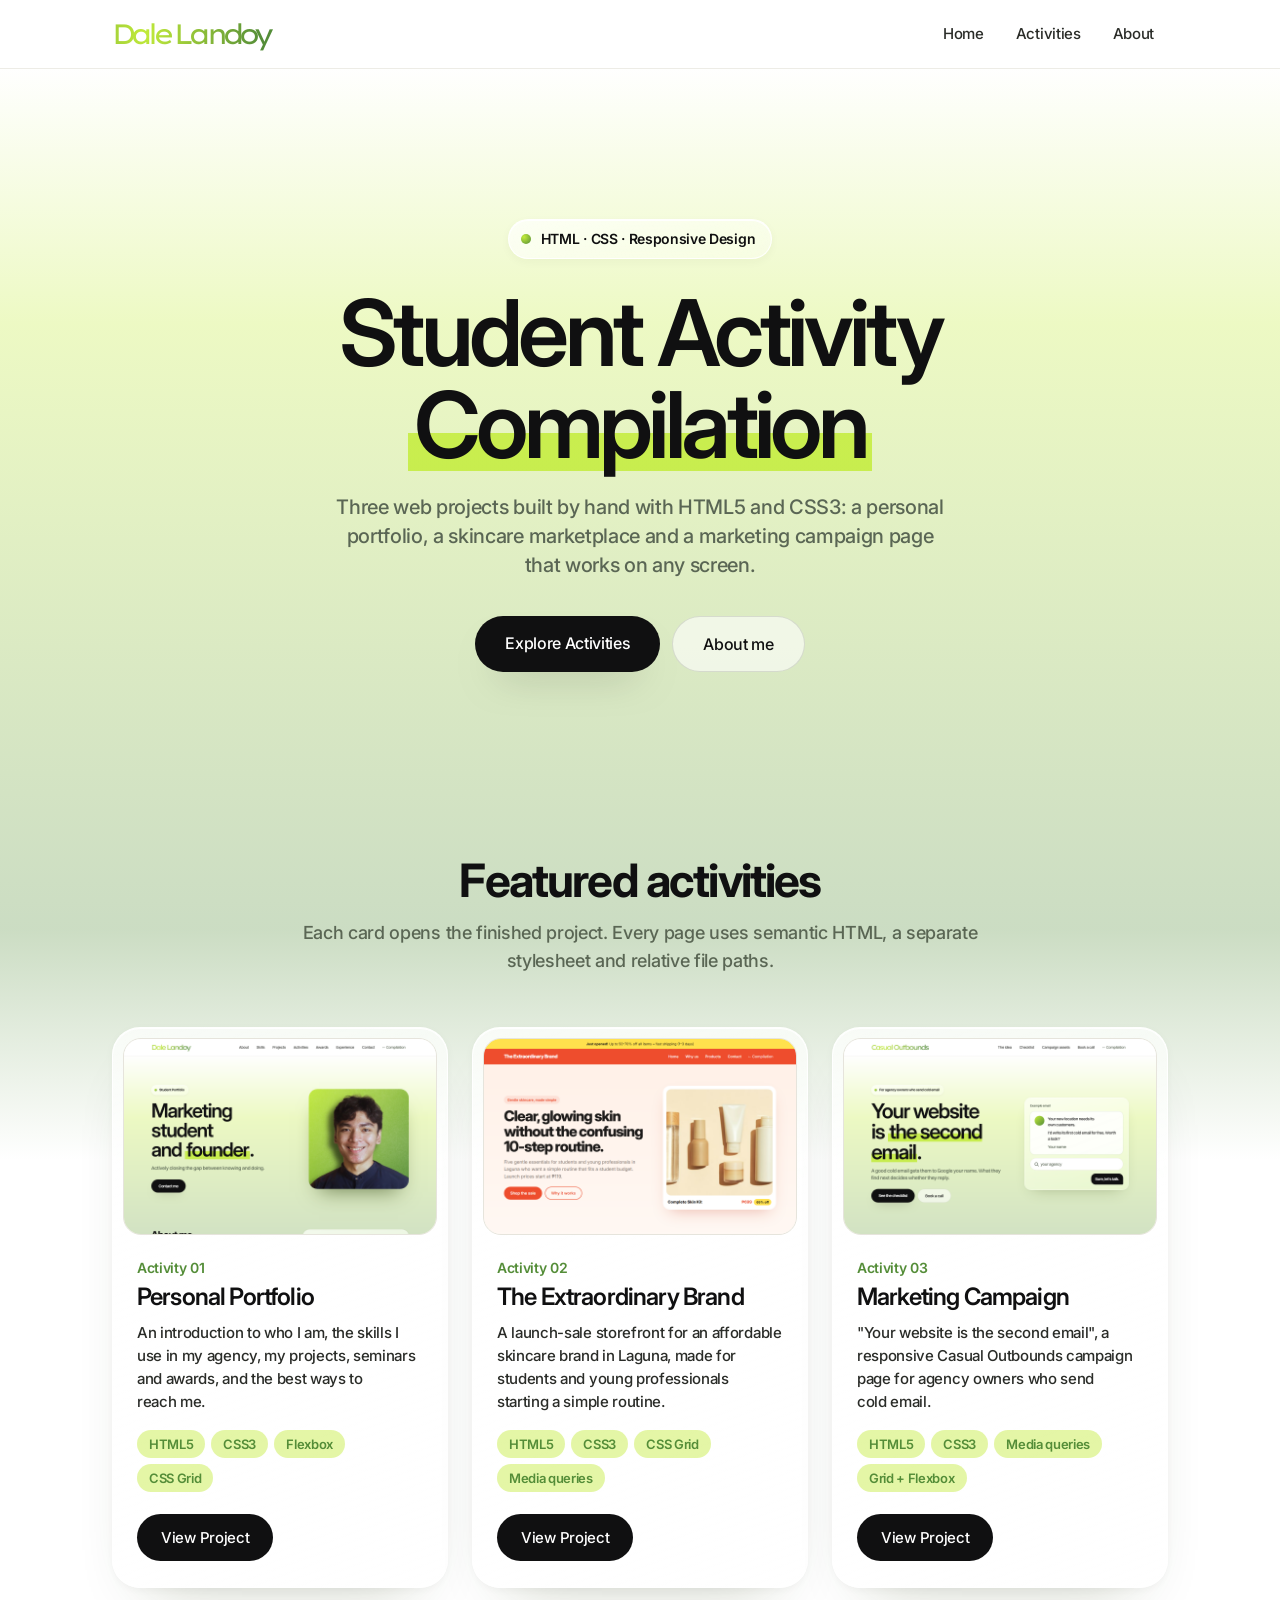
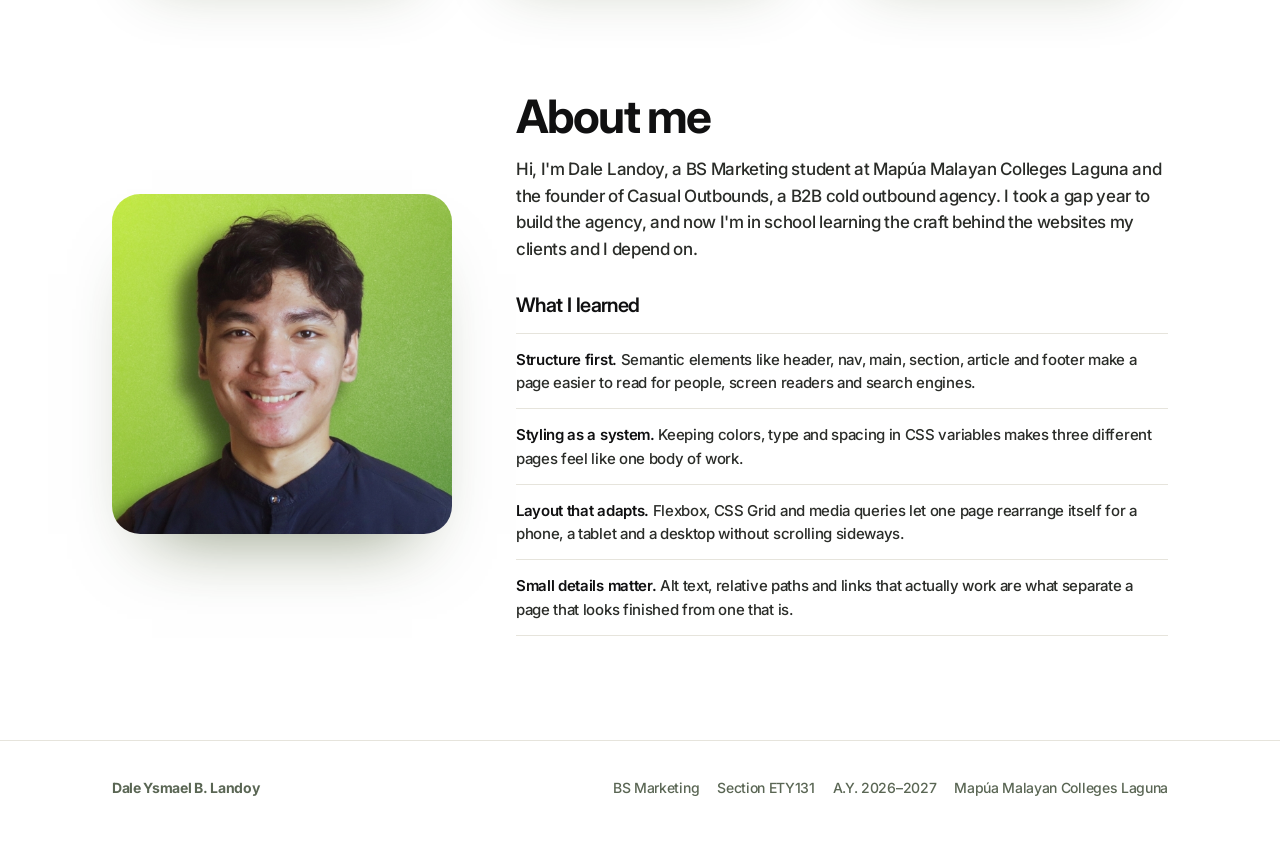
<file: index.html>
<!DOCTYPE html>
<html lang="en">
<head>
  <meta charset="utf-8">
  <meta name="viewport" content="width=device-width, initial-scale=1">
  <title>Student Activity Compilation | Dale Landoy</title>
  <meta name="description" content="A compilation of three web activities by Dale Landoy: a personal portfolio, a marketplace and a responsive marketing campaign.">
  <link rel="preconnect" href="https://fonts.googleapis.com">
  <link rel="preconnect" href="https://fonts.gstatic.com" crossorigin>
  <link href="https://fonts.googleapis.com/css2?family=Inter:opsz,wght@14..32,400..800&amp;family=Lexend+Exa:wght@400&amp;display=swap" rel="stylesheet">
  <link href="https://api.fontshare.com/v2/css?f%5B%5D=switzer@400,500,600&amp;display=swap" rel="stylesheet">
  <link rel="stylesheet" href="css/brand.css">
  <link rel="stylesheet" href="css/style.css">
</head>
<body>

  <header class="site-header">
    <div class="container">
      <a class="wordmark" href="#home">Dale Landoy</a>
      <nav class="site-nav" aria-label="Main">
        <ul>
          <li><a href="#home">Home</a></li>
          <li><a href="#activities">Activities</a></li>
          <li><a href="#about">About</a></li>
        </ul>
      </nav>
    </div>
  </header>

  <main>

    <section class="hero" id="home">
      <div class="container">
        <p class="eyebrow glass rise">HTML · CSS · Responsive Design</p>
        <h1 class="rise rise-2">Student Activity <mark>Compilation</mark></h1>
        <p class="hero-sub rise rise-3">Three web projects built by hand with HTML5 and CSS3: a personal portfolio, a skincare marketplace and a marketing campaign page that works on any screen.</p>
        <div class="hero-actions rise rise-4">
          <a class="btn" href="#activities">Explore Activities</a>
          <a class="btn btn-ghost" href="#about">About me</a>
        </div>
      </div>
    </section>

    <section class="section" id="activities">
      <div class="container">
        <header class="section-head">
          <h2>Featured activities</h2>
          <p>Each card opens the finished project. Every page uses semantic HTML, a separate stylesheet and relative file paths.</p>
        </header>

        <div class="card-grid">

          <article class="project-card glass">
            <a class="project-shot" href="portfolio/index.html" tabindex="-1" aria-hidden="true">
              <img src="images/shot-portfolio.png" alt="" width="1280" height="800" loading="lazy">
            </a>
            <div class="project-body">
              <p class="project-num">Activity 01</p>
              <h3>Personal Portfolio</h3>
              <p>An introduction to who I am, the skills I use in my agency, my projects, seminars and awards, and the best ways to reach me.</p>
              <ul class="tech-list" aria-label="Technologies used">
                <li class="tag">HTML5</li>
                <li class="tag">CSS3</li>
                <li class="tag">Flexbox</li>
                <li class="tag">CSS Grid</li>
              </ul>
              <a class="btn project-link" href="portfolio/index.html">View Project</a>
            </div>
          </article>

          <article class="project-card glass">
            <a class="project-shot" href="marketplace/index.html" tabindex="-1" aria-hidden="true">
              <img src="images/shot-marketplace.png" alt="" width="1280" height="800" loading="lazy">
            </a>
            <div class="project-body">
              <p class="project-num">Activity 02</p>
              <h3>The Extraordinary Brand</h3>
              <p>A launch-sale storefront for an affordable skincare brand in Laguna, made for students and young professionals starting a simple routine.</p>
              <ul class="tech-list" aria-label="Technologies used">
                <li class="tag">HTML5</li>
                <li class="tag">CSS3</li>
                <li class="tag">CSS Grid</li>
                <li class="tag">Media queries</li>
              </ul>
              <a class="btn project-link" href="marketplace/index.html">View Project</a>
            </div>
          </article>

          <article class="project-card glass">
            <a class="project-shot" href="campaign/index.html" tabindex="-1" aria-hidden="true">
              <img src="images/shot-campaign.png" alt="" width="1280" height="800" loading="lazy">
            </a>
            <div class="project-body">
              <p class="project-num">Activity 03</p>
              <h3>Marketing Campaign</h3>
              <p>"Your website is the second email", a responsive Casual Outbounds campaign page for agency owners who send cold email.</p>
              <ul class="tech-list" aria-label="Technologies used">
                <li class="tag">HTML5</li>
                <li class="tag">CSS3</li>
                <li class="tag">Media queries</li>
                <li class="tag">Grid + Flexbox</li>
              </ul>
              <a class="btn project-link" href="campaign/index.html">View Project</a>
            </div>
          </article>

        </div>
      </div>
    </section>

    <section class="section about" id="about">
      <div class="container about-grid">
        <figure class="about-photo">
          <img src="images/profile.jpg" alt="Portrait of Dale Landoy smiling in front of a lime green wall" width="500" height="500" loading="lazy">
        </figure>

        <div class="about-text">
          <h2>About me</h2>
          <p>Hi, I'm Dale Landoy, a BS Marketing student at Mapúa Malayan Colleges Laguna and the founder of Casual Outbounds, a B2B cold outbound agency. I took a gap year to build the agency, and now I'm in school learning the craft behind the websites my clients and I depend on.</p>

          <h3>What I learned</h3>
          <ul class="learned-list">
            <li><strong>Structure first.</strong> Semantic elements like header, nav, main, section, article and footer make a page easier to read for people, screen readers and search engines.</li>
            <li><strong>Styling as a system.</strong> Keeping colors, type and spacing in CSS variables makes three different pages feel like one body of work.</li>
            <li><strong>Layout that adapts.</strong> Flexbox, CSS Grid and media queries let one page rearrange itself for a phone, a tablet and a desktop without scrolling sideways.</li>
            <li><strong>Small details matter.</strong> Alt text, relative paths and links that actually work are what separate a page that looks finished from one that is.</li>
          </ul>
        </div>
      </div>
    </section>

  </main>

  <footer class="site-footer">
    <div class="container">
      <p><strong>Dale Ysmael B. Landoy</strong></p>
      <ul>
        <li>BS Marketing</li>
        <li>Section ETY131</li>
        <li>A.Y. 2026–2027</li>
        <li>Mapúa Malayan Colleges Laguna</li>
      </ul>
    </div>
  </footer>

</body>
</html>
</file>
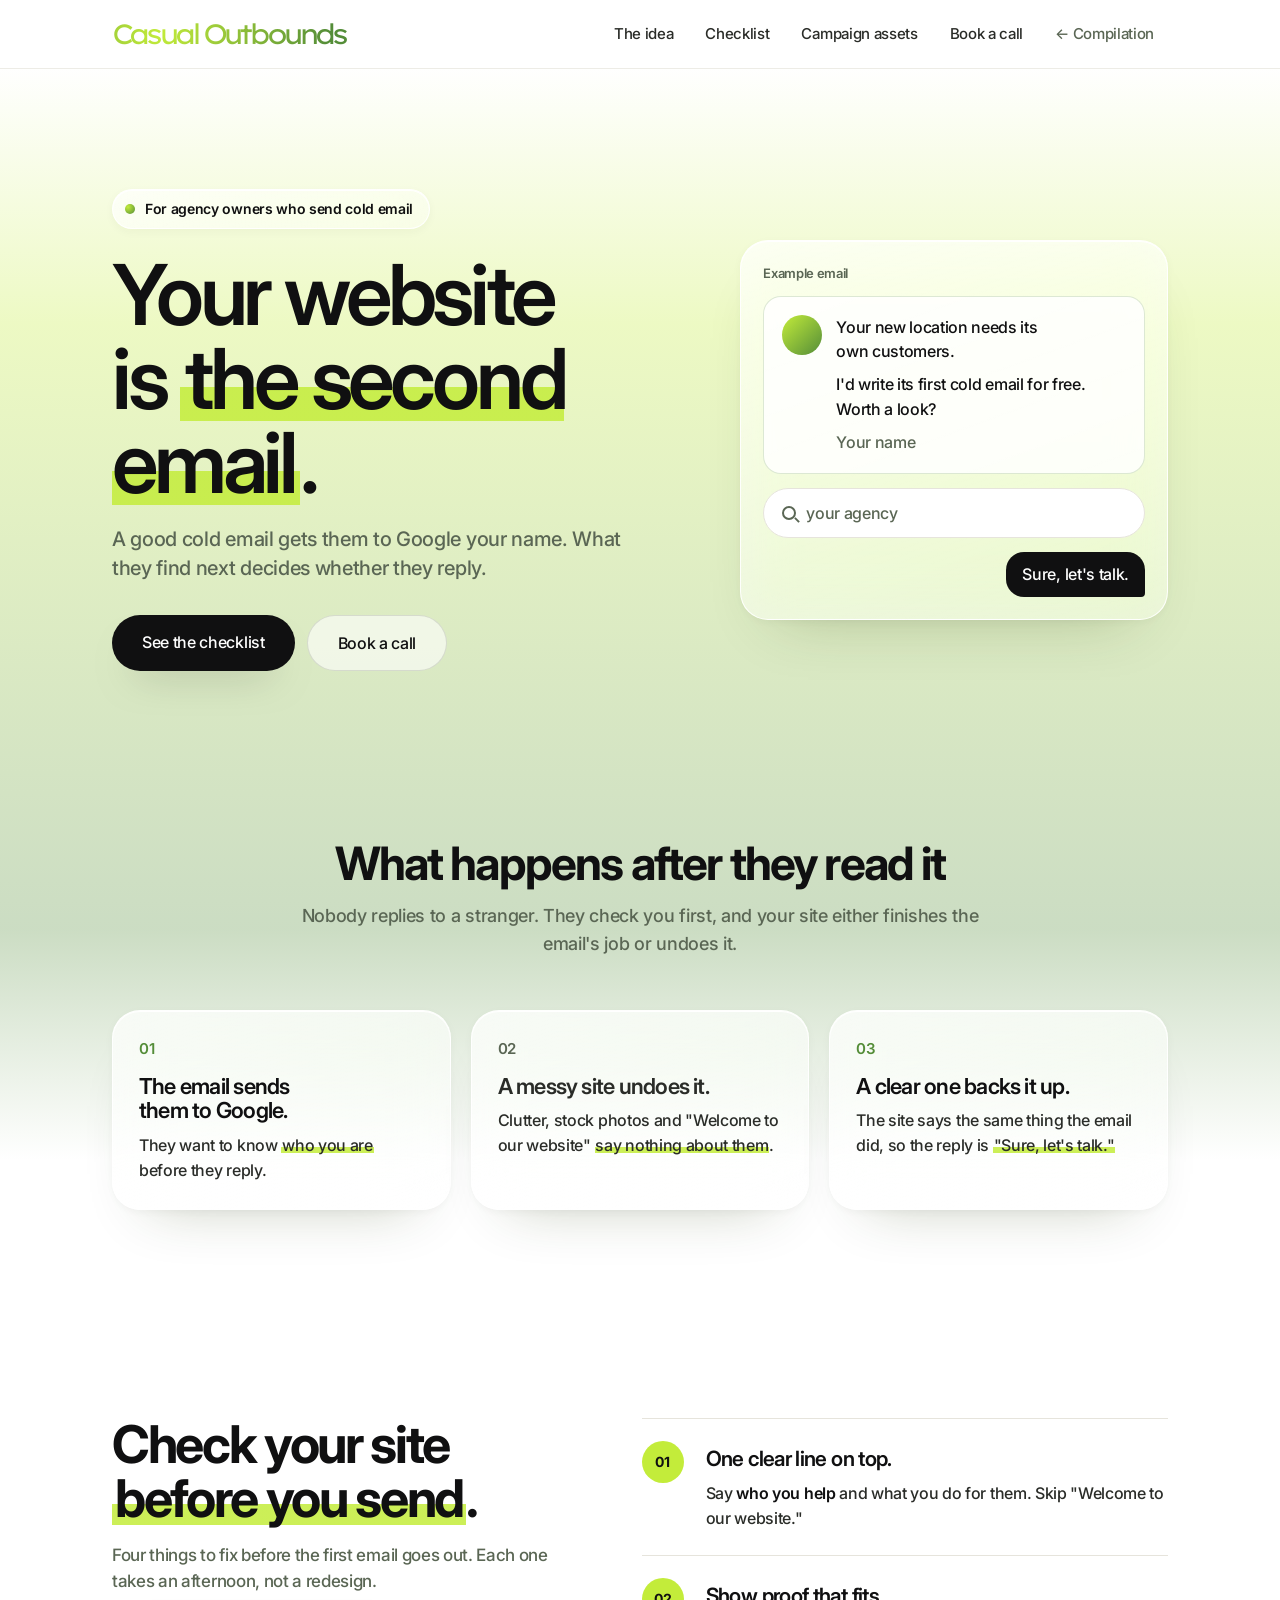
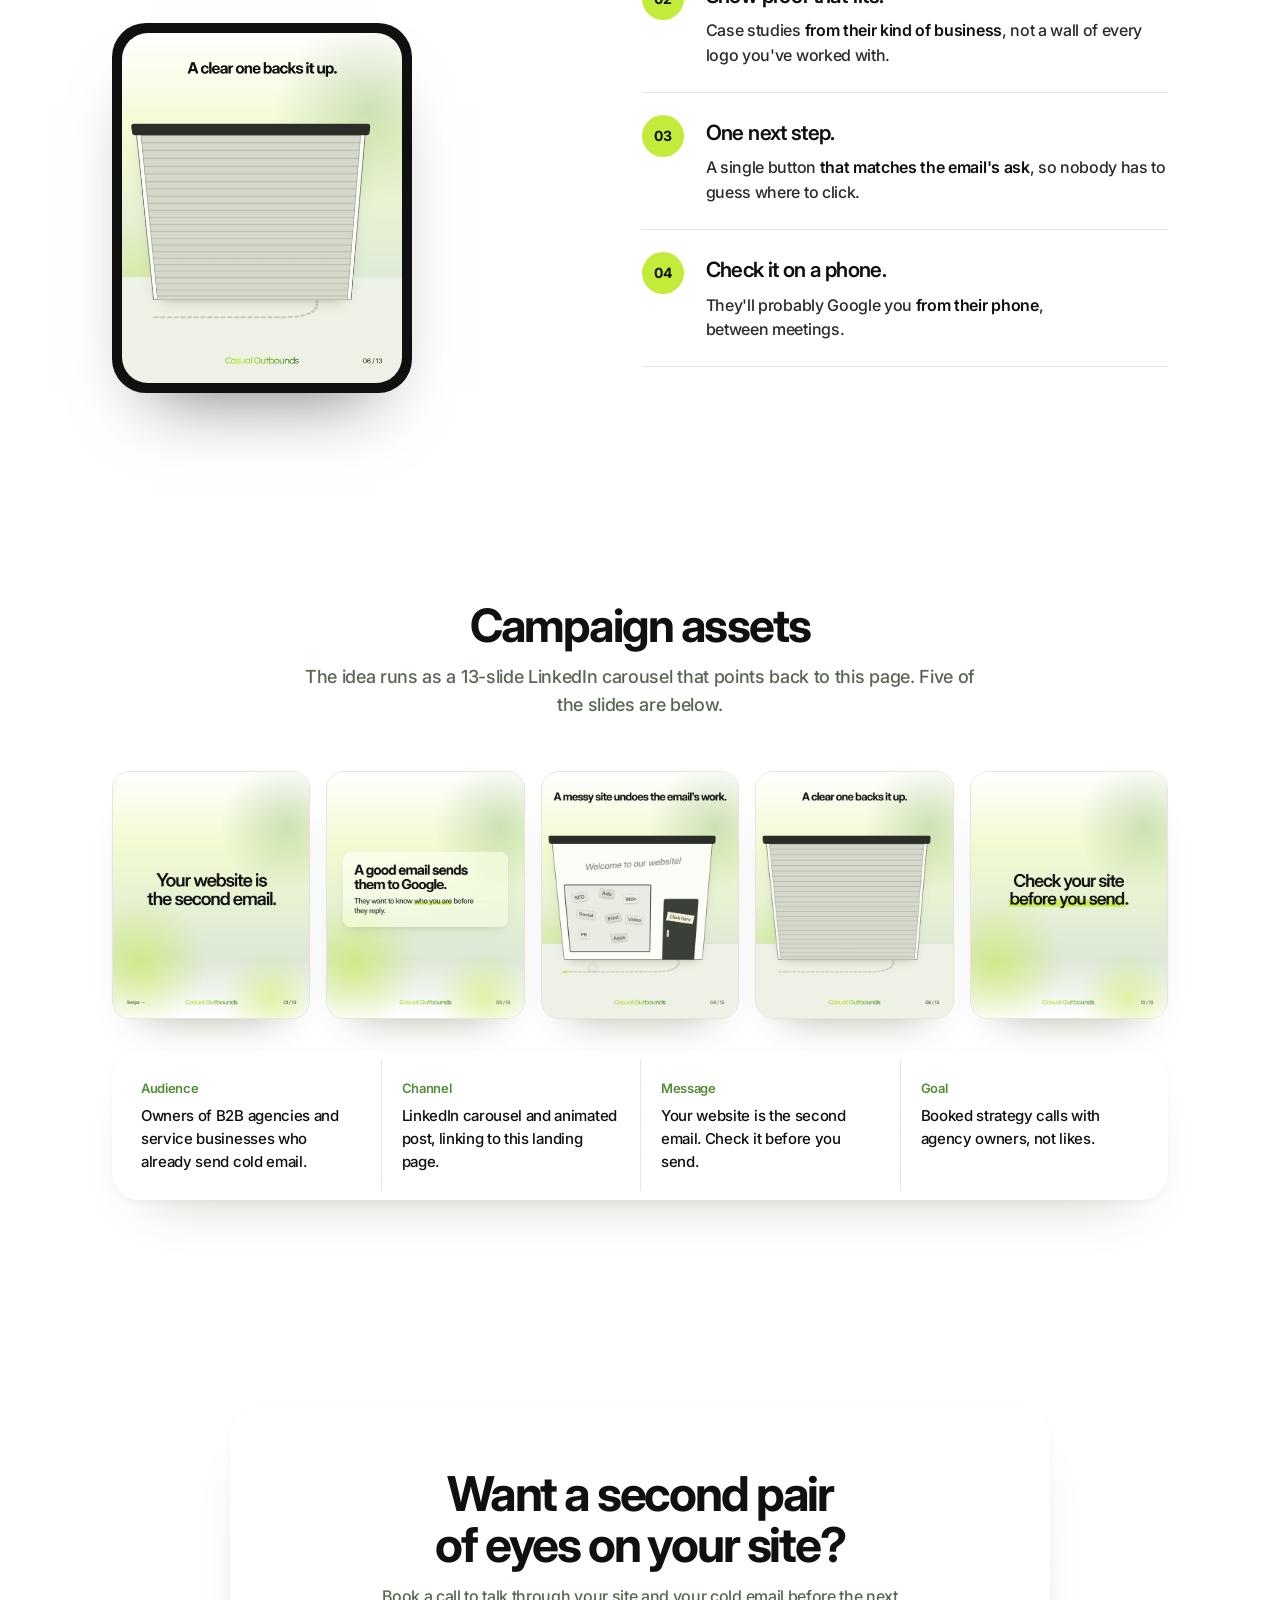
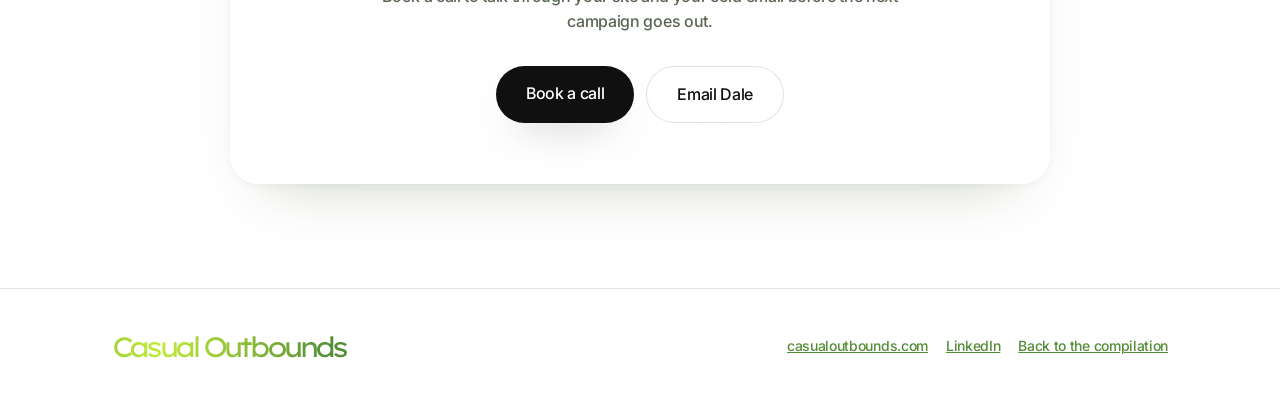
<file: campaign/index.html>
<!DOCTYPE html>
<html lang="en">
<head>
  <meta charset="utf-8">
  <meta name="viewport" content="width=device-width, initial-scale=1">
  <title>Your Website Is the Second Email | Casual Outbounds</title>
  <meta name="description" content="A Casual Outbounds campaign for agency owners who send cold email: your website is the second email, so check it before you send.">
  <link rel="preconnect" href="https://fonts.googleapis.com">
  <link rel="preconnect" href="https://fonts.gstatic.com" crossorigin>
  <link href="https://fonts.googleapis.com/css2?family=Inter:opsz,wght@14..32,400..800&amp;family=Lexend+Exa:wght@400&amp;display=swap" rel="stylesheet">
  <link href="https://api.fontshare.com/v2/css?f%5B%5D=switzer@400,500,600&amp;display=swap" rel="stylesheet">
  <link rel="stylesheet" href="../css/brand.css">
  <link rel="stylesheet" href="css/campaign.css">
</head>
<body>

  <header class="site-header">
    <div class="container">
      <a class="wordmark" href="#top">Casual Outbounds</a>
      <nav class="site-nav" aria-label="Campaign sections">
        <ul>
          <li><a href="#idea">The idea</a></li>
          <li><a href="#checklist">Checklist</a></li>
          <li><a href="#assets">Campaign assets</a></li>
          <li><a href="#book">Book a call</a></li>
          <li><a class="nav-back" href="../index.html">← Compilation</a></li>
        </ul>
      </nav>
    </div>
  </header>

  <main>

    <section class="hero" id="top">
      <div class="container hero-grid">
        <div class="hero-text">
          <p class="eyebrow glass rise">For agency owners who send cold email</p>
          <h1 class="rise rise-2">Your website is <mark>the second email</mark>.</h1>
          <p class="hero-sub rise rise-3">A good cold email gets them to Google your name. What they find next decides whether they reply.</p>
          <div class="hero-actions rise rise-4">
            <a class="btn" href="#checklist">See the checklist</a>
            <a class="btn btn-ghost" href="#book">Book a call</a>
          </div>
        </div>

        <div class="inbox glass rise rise-3" aria-label="Example cold email and reply">
          <p class="inbox-label">Example email</p>
          <div class="email">
            <span class="avatar" aria-hidden="true"></span>
            <div>
              <p>Your new location needs its own customers.</p>
              <p>I'd write its first cold email for free. Worth a look?</p>
              <p class="sign">Your name</p>
            </div>
          </div>
          <div class="search">
            <span class="search-icon" aria-hidden="true"></span>
            <span>your agency</span>
          </div>
          <p class="reply"><span>Sure, let's talk.</span></p>
        </div>
      </div>
    </section>

    <section class="section" id="idea">
      <div class="container">
        <header class="section-head">
          <h2>What happens after they read it</h2>
          <p>Nobody replies to a stranger. They check you first, and your site either finishes the email's job or undoes it.</p>
        </header>

        <ol class="steps">
          <li class="step glass">
            <span class="step-num">01</span>
            <h3>The email sends them to Google.</h3>
            <p>They want to know <mark>who you are</mark> before they reply.</p>
          </li>
          <li class="step glass step-bad">
            <span class="step-num">02</span>
            <h3>A messy site undoes it.</h3>
            <p>Clutter, stock photos and "Welcome to our website" <mark>say nothing about them</mark>.</p>
          </li>
          <li class="step glass">
            <span class="step-num">03</span>
            <h3>A clear one backs it up.</h3>
            <p>The site says the same thing the email did, so the reply is <mark>"Sure, let's talk."</mark></p>
          </li>
        </ol>
      </div>
    </section>

    <section class="section checklist-section" id="checklist">
      <div class="container checklist-grid">
        <div class="checklist-intro">
          <h2>Check your site <mark>before you send</mark>.</h2>
          <p>Four things to fix before the first email goes out. Each one takes an afternoon, not a redesign.</p>
          <figure class="phone-shot">
            <img src="images/slide-clear-line.jpg" alt="Carousel slide: one clear line on top that says who you help and what you do for them" width="2160" height="2700" loading="lazy">
          </figure>
        </div>

        <ol class="checklist">
          <li>
            <h3>One clear line on top.</h3>
            <p>Say <strong>who you help</strong> and what you do for them. Skip "Welcome to our website."</p>
          </li>
          <li>
            <h3>Show proof that fits.</h3>
            <p>Case studies <strong>from their kind of business</strong>, not a wall of every logo you've worked with.</p>
          </li>
          <li>
            <h3>One next step.</h3>
            <p>A single button <strong>that matches the email's ask</strong>, so nobody has to guess where to click.</p>
          </li>
          <li>
            <h3>Check it on a phone.</h3>
            <p>They'll probably Google you <strong>from their phone</strong>, between meetings.</p>
          </li>
        </ol>
      </div>
    </section>

    <section class="section" id="assets">
      <div class="container">
        <header class="section-head">
          <h2>Campaign assets</h2>
          <p>The idea runs as a 13-slide LinkedIn carousel that points back to this page. Five of the slides are below.</p>
        </header>

        <ul class="asset-grid">
          <li><img src="images/slide-hook.jpg" alt="Slide 1: Your website is the second email" width="2160" height="2700" loading="lazy"></li>
          <li><img src="images/slide-google.jpg" alt="Slide 3: A good email sends them to Google" width="2160" height="2700" loading="lazy"></li>
          <li><img src="images/slide-messy.jpg" alt="Slide 4: A messy site undoes the email's work, drawn as a cluttered storefront" width="2160" height="2700" loading="lazy"></li>
          <li><img src="images/slide-clear-line.jpg" alt="Slide 6: One clear line on top" width="2160" height="2700" loading="lazy"></li>
          <li><img src="images/slide-close.jpg" alt="Slide 13: Check your site before you send" width="2160" height="2700" loading="lazy"></li>
        </ul>

        <dl class="plan glass">
          <div>
            <dt>Audience</dt>
            <dd>Owners of B2B agencies and service businesses who already send cold email.</dd>
          </div>
          <div>
            <dt>Channel</dt>
            <dd>LinkedIn carousel and animated post, linking to this landing page.</dd>
          </div>
          <div>
            <dt>Message</dt>
            <dd>Your website is the second email. Check it before you send.</dd>
          </div>
          <div>
            <dt>Goal</dt>
            <dd>Booked strategy calls with agency owners, not likes.</dd>
          </div>
        </dl>
      </div>
    </section>

    <section class="section" id="book">
      <div class="container">
        <div class="close glass">
          <h2>Want a second pair of eyes on your site?</h2>
          <p>Book a call to talk through your site and your cold email before the next campaign goes out.</p>
          <div class="hero-actions">
            <a class="btn" href="https://www.casualoutbounds.com">Book a call</a>
            <a class="btn btn-ghost" href="mailto:dale@casualoutbounds.com?subject=Website%20check">Email Dale</a>
          </div>
        </div>
      </div>
    </section>

  </main>

  <footer class="site-footer">
    <div class="container">
      <a class="wordmark" href="#top">Casual Outbounds</a>
      <ul>
        <li><a href="https://www.casualoutbounds.com">casualoutbounds.com</a></li>
        <li><a href="https://www.linkedin.com/company/casual-outbounds/">LinkedIn</a></li>
        <li><a href="../index.html">Back to the compilation</a></li>
      </ul>
    </div>
  </footer>

</body>
</html>
</file>
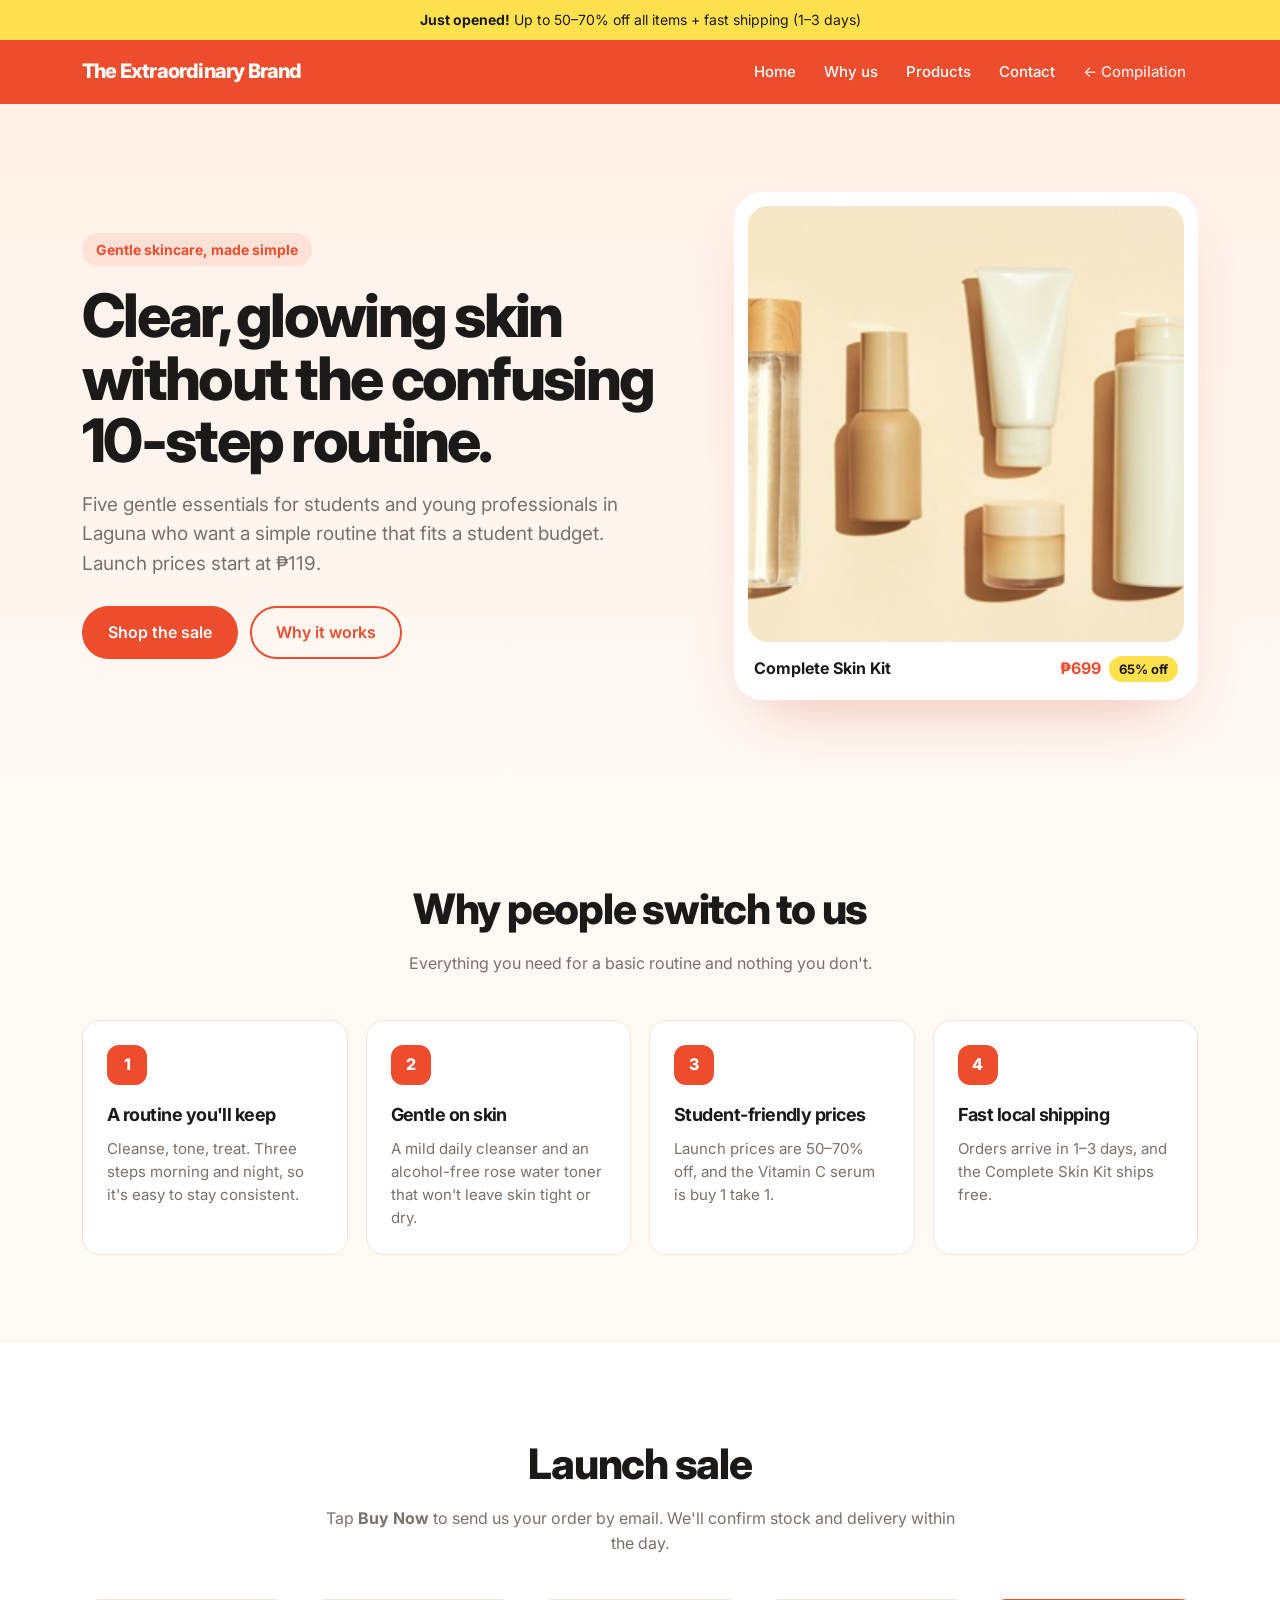
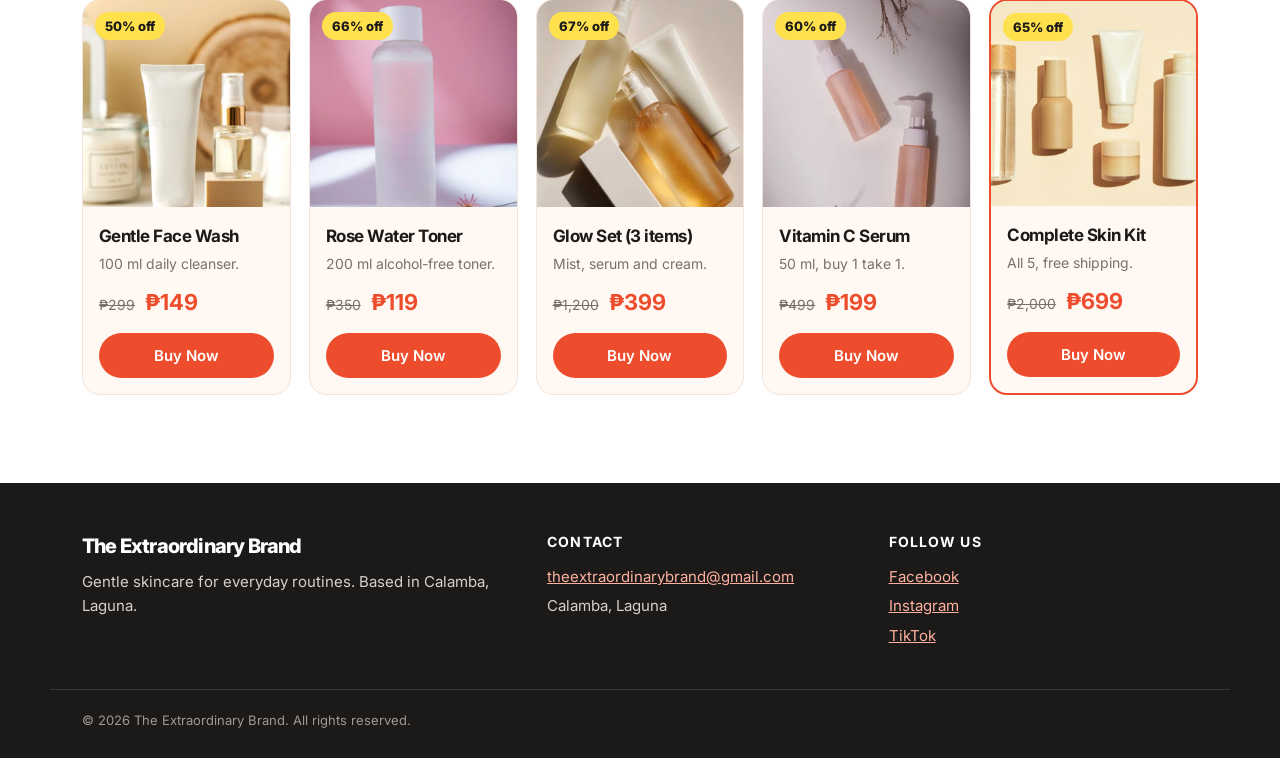
<file: marketplace/index.html>
<!DOCTYPE html>
<html lang="en">
<head>
  <meta charset="utf-8">
  <meta name="viewport" content="width=device-width, initial-scale=1">
  <title>The Extraordinary Brand | Gentle Skincare, Launch Sale</title>
  <meta name="description" content="Affordable, gentle skincare for students and young professionals in Laguna. Launch sale up to 70% off with 1–3 day shipping.">
  <link rel="preconnect" href="https://fonts.googleapis.com">
  <link rel="preconnect" href="https://fonts.gstatic.com" crossorigin>
  <link href="https://fonts.googleapis.com/css2?family=Inter:opsz,wght@14..32,400..800&amp;display=swap" rel="stylesheet">
  <link rel="stylesheet" href="css/marketplace.css">
</head>
<body>

  <p class="banner"><strong>Just opened!</strong> Up to 50–70% off all items + fast shipping (1–3 days)</p>

  <header class="site-header">
    <div class="container header-row">
      <a class="brand" href="#home">The Extraordinary Brand</a>
      <nav aria-label="Main">
        <ul class="nav-list">
          <li><a href="#home">Home</a></li>
          <li><a href="#benefits">Why us</a></li>
          <li><a href="#products">Products</a></li>
          <li><a href="#contact">Contact</a></li>
          <li><a class="nav-back" href="../index.html">← Compilation</a></li>
        </ul>
      </nav>
    </div>
  </header>

  <main>

    <section class="hero" id="home">
      <div class="container hero-grid">
        <div class="hero-text">
          <p class="hero-kicker">Gentle skincare, made simple</p>
          <h1>Clear, glowing skin without the confusing 10-step routine.</h1>
          <p class="hero-sub">Five gentle essentials for students and young professionals in Laguna who want a simple routine that fits a student budget. Launch prices start at ₱119.</p>
          <div class="hero-actions">
            <a class="btn" href="#products">Shop the sale</a>
            <a class="btn btn-outline" href="#benefits">Why it works</a>
          </div>
        </div>
        <figure class="hero-image">
          <img src="images/product5.png" alt="The complete skin kit: five beige skincare bottles, a tube and a jar lined up" width="300" height="300">
          <figcaption><strong>Complete Skin Kit</strong> ₱699 <span>65% off</span></figcaption>
        </figure>
      </div>
    </section>

    <section class="section" id="benefits">
      <div class="container">
        <header class="section-head">
          <h2>Why people switch to us</h2>
          <p>Everything you need for a basic routine and nothing you don't.</p>
        </header>

        <ul class="benefit-grid">
          <li class="benefit">
            <span class="benefit-icon" aria-hidden="true">1</span>
            <h3>A routine you'll keep</h3>
            <p>Cleanse, tone, treat. Three steps morning and night, so it's easy to stay consistent.</p>
          </li>
          <li class="benefit">
            <span class="benefit-icon" aria-hidden="true">2</span>
            <h3>Gentle on skin</h3>
            <p>A mild daily cleanser and an alcohol-free rose water toner that won't leave skin tight or dry.</p>
          </li>
          <li class="benefit">
            <span class="benefit-icon" aria-hidden="true">3</span>
            <h3>Student-friendly prices</h3>
            <p>Launch prices are 50–70% off, and the Vitamin C serum is buy 1 take 1.</p>
          </li>
          <li class="benefit">
            <span class="benefit-icon" aria-hidden="true">4</span>
            <h3>Fast local shipping</h3>
            <p>Orders arrive in 1–3 days, and the Complete Skin Kit ships free.</p>
          </li>
        </ul>
      </div>
    </section>

    <section class="section products" id="products">
      <div class="container">
        <header class="section-head">
          <h2>Launch sale</h2>
          <p>Tap <strong>Buy Now</strong> to send us your order by email. We'll confirm stock and delivery within the day.</p>
        </header>

        <div class="product-grid">

          <article class="product">
            <span class="badge">50% off</span>
            <img src="images/product1.png" alt="White tube of gentle face wash on a wooden slice" width="300" height="300" loading="lazy">
            <div class="product-body">
              <h3>Gentle Face Wash</h3>
              <p class="desc">100 ml daily cleanser.</p>
              <p class="price"><del>₱299</del> <strong>₱149</strong></p>
              <a class="btn btn-block" href="mailto:theextraordinarybrand@gmail.com?subject=Order%3A%20Gentle%20Face%20Wash">Buy Now</a>
            </div>
          </article>

          <article class="product">
            <span class="badge">66% off</span>
            <img src="images/product2.png" alt="Frosted white bottle of rose water toner" width="300" height="300" loading="lazy">
            <div class="product-body">
              <h3>Rose Water Toner</h3>
              <p class="desc">200 ml alcohol-free toner.</p>
              <p class="price"><del>₱350</del> <strong>₱119</strong></p>
              <a class="btn btn-block" href="mailto:theextraordinarybrand@gmail.com?subject=Order%3A%20Rose%20Water%20Toner">Buy Now</a>
            </div>
          </article>

          <article class="product">
            <span class="badge">67% off</span>
            <img src="images/product3.png" alt="Three amber skincare bottles laid flat with a white box" width="300" height="300" loading="lazy">
            <div class="product-body">
              <h3>Glow Set (3 items)</h3>
              <p class="desc">Mist, serum and cream.</p>
              <p class="price"><del>₱1,200</del> <strong>₱399</strong></p>
              <a class="btn btn-block" href="mailto:theextraordinarybrand@gmail.com?subject=Order%3A%20Glow%20Set">Buy Now</a>
            </div>
          </article>

          <article class="product">
            <span class="badge">60% off</span>
            <img src="images/product4.png" alt="Two peach colored pump bottles of vitamin C serum" width="300" height="300" loading="lazy">
            <div class="product-body">
              <h3>Vitamin C Serum</h3>
              <p class="desc">50 ml, buy 1 take 1.</p>
              <p class="price"><del>₱499</del> <strong>₱199</strong></p>
              <a class="btn btn-block" href="mailto:theextraordinarybrand@gmail.com?subject=Order%3A%20Vitamin%20C%20Serum">Buy Now</a>
            </div>
          </article>

          <article class="product product-best">
            <span class="badge">65% off</span>
            <img src="images/product5.png" alt="Five beige skincare bottles, a tube and a jar lined up" width="300" height="300" loading="lazy">
            <div class="product-body">
              <h3>Complete Skin Kit</h3>
              <p class="desc">All 5, free shipping.</p>
              <p class="price"><del>₱2,000</del> <strong>₱699</strong></p>
              <a class="btn btn-block" href="mailto:theextraordinarybrand@gmail.com?subject=Order%3A%20Complete%20Skin%20Kit">Buy Now</a>
            </div>
          </article>

        </div>
      </div>
    </section>

  </main>

  <footer class="site-footer" id="contact">
    <div class="container footer-grid">
      <div>
        <p class="brand footer-brand">The Extraordinary Brand</p>
        <p>Gentle skincare for everyday routines. Based in Calamba, Laguna.</p>
      </div>
      <div>
        <h2 class="footer-title">Contact</h2>
        <ul class="footer-list">
          <li><a href="mailto:theextraordinarybrand@gmail.com">theextraordinarybrand@gmail.com</a></li>
          <li>Calamba, Laguna</li>
        </ul>
      </div>
      <div>
        <h2 class="footer-title">Follow us</h2>
        <ul class="footer-list">
          <li><a href="https://www.facebook.com">Facebook</a></li>
          <li><a href="https://www.instagram.com">Instagram</a></li>
          <li><a href="https://www.tiktok.com">TikTok</a></li>
        </ul>
      </div>
    </div>
    <p class="container copyright">© 2026 The Extraordinary Brand. All rights reserved.</p>
  </footer>

</body>
</html>
</file>
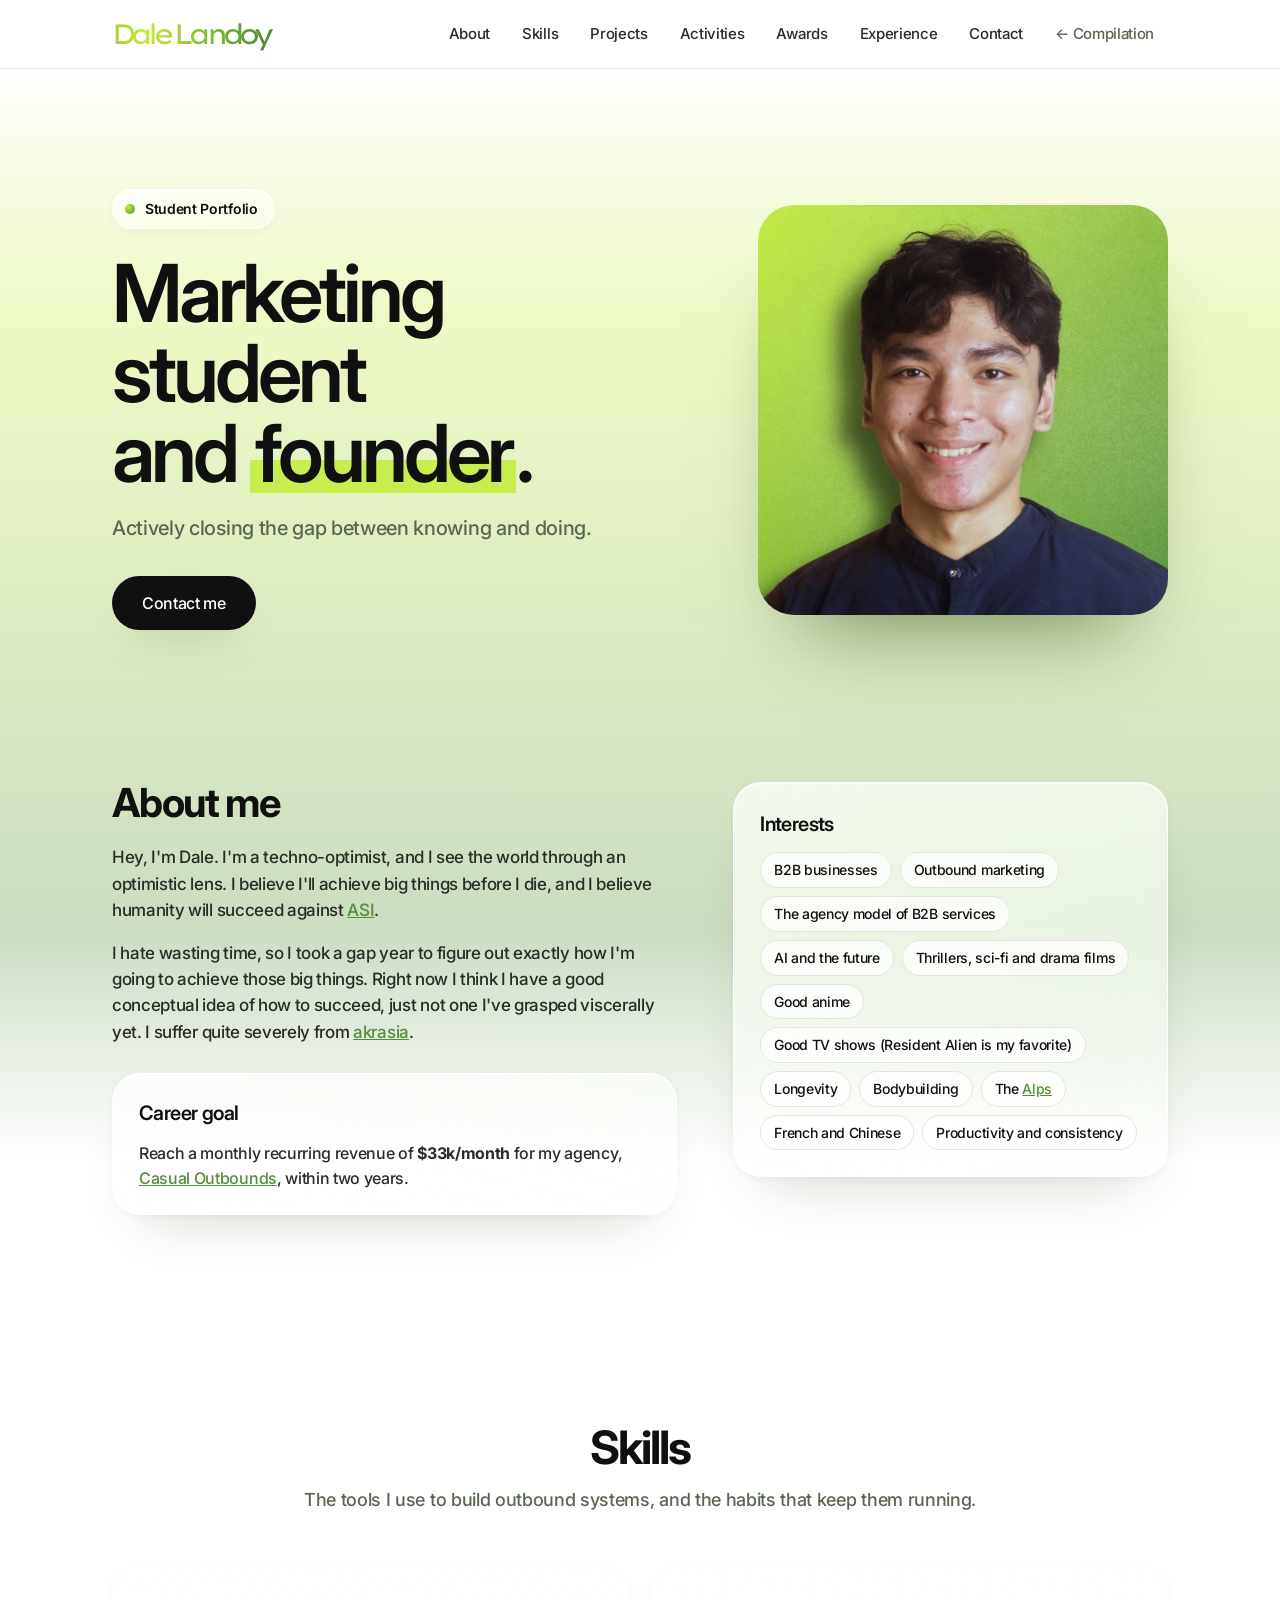
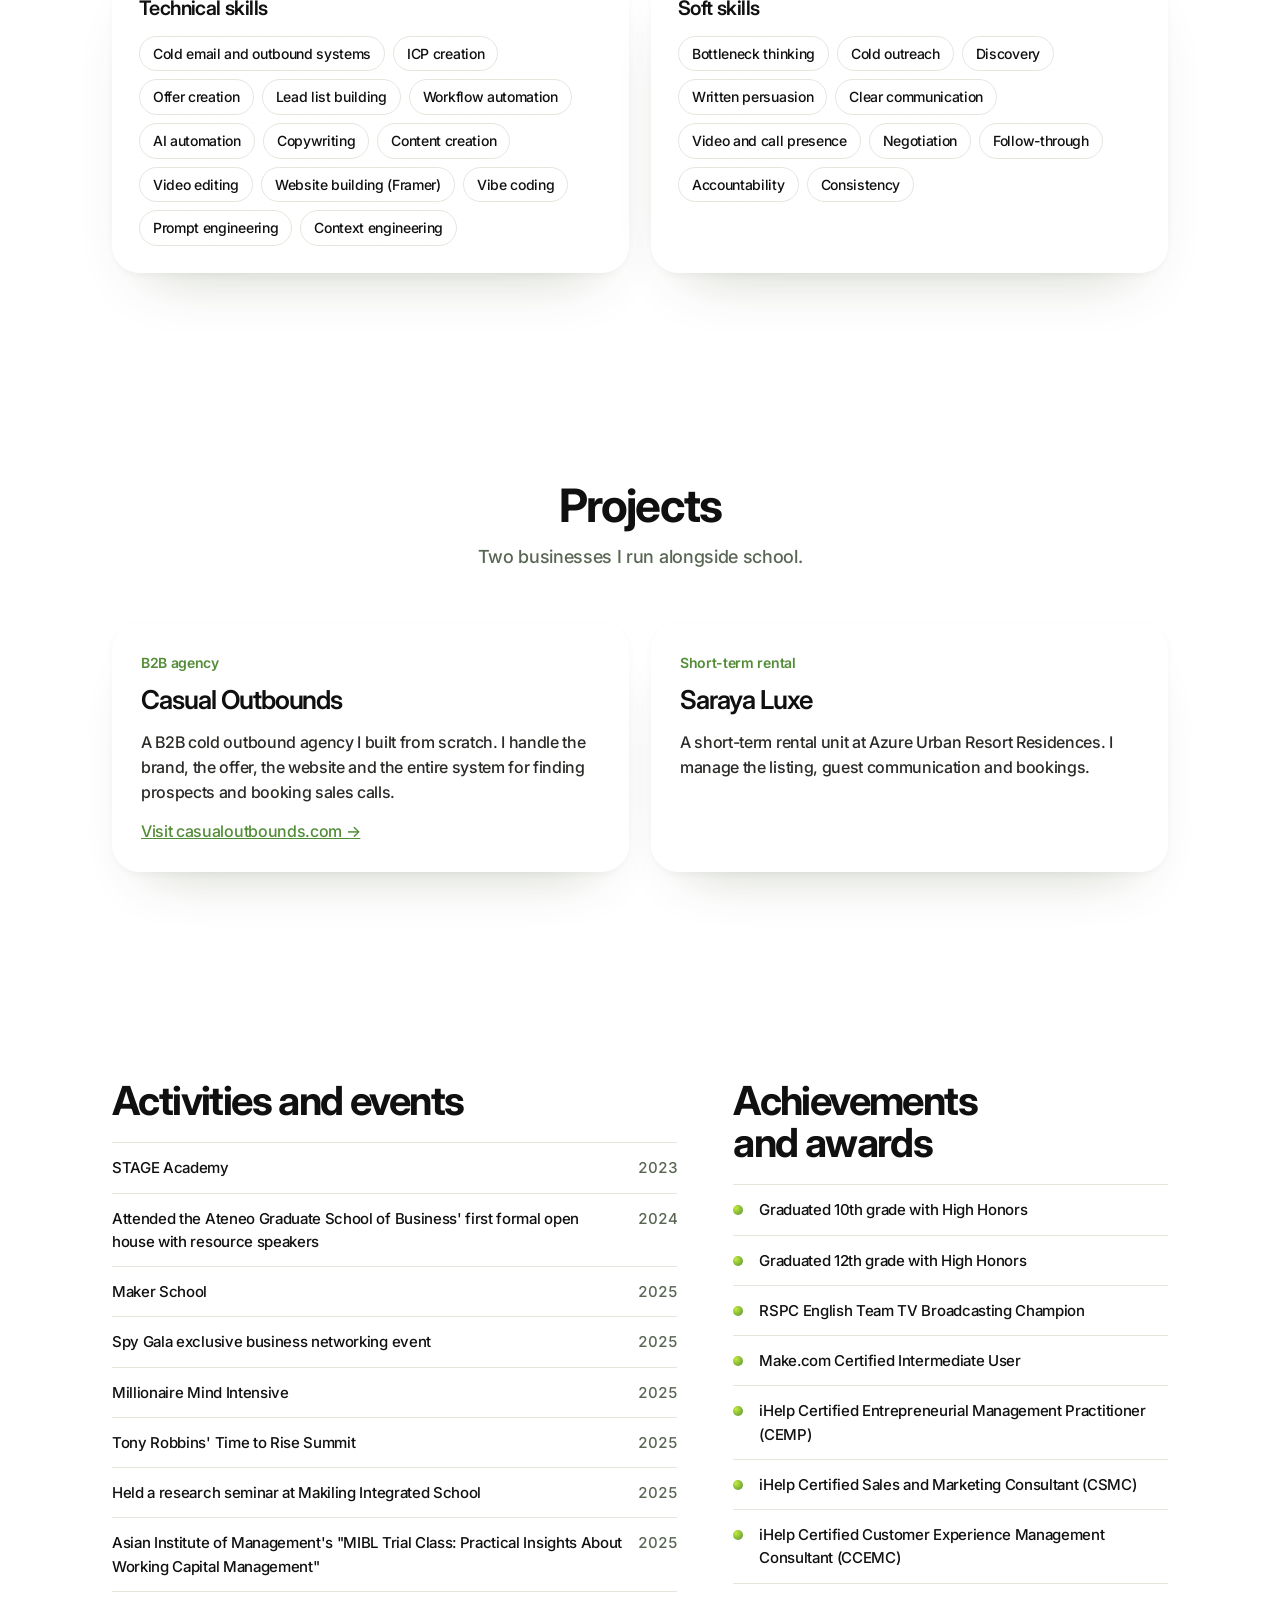
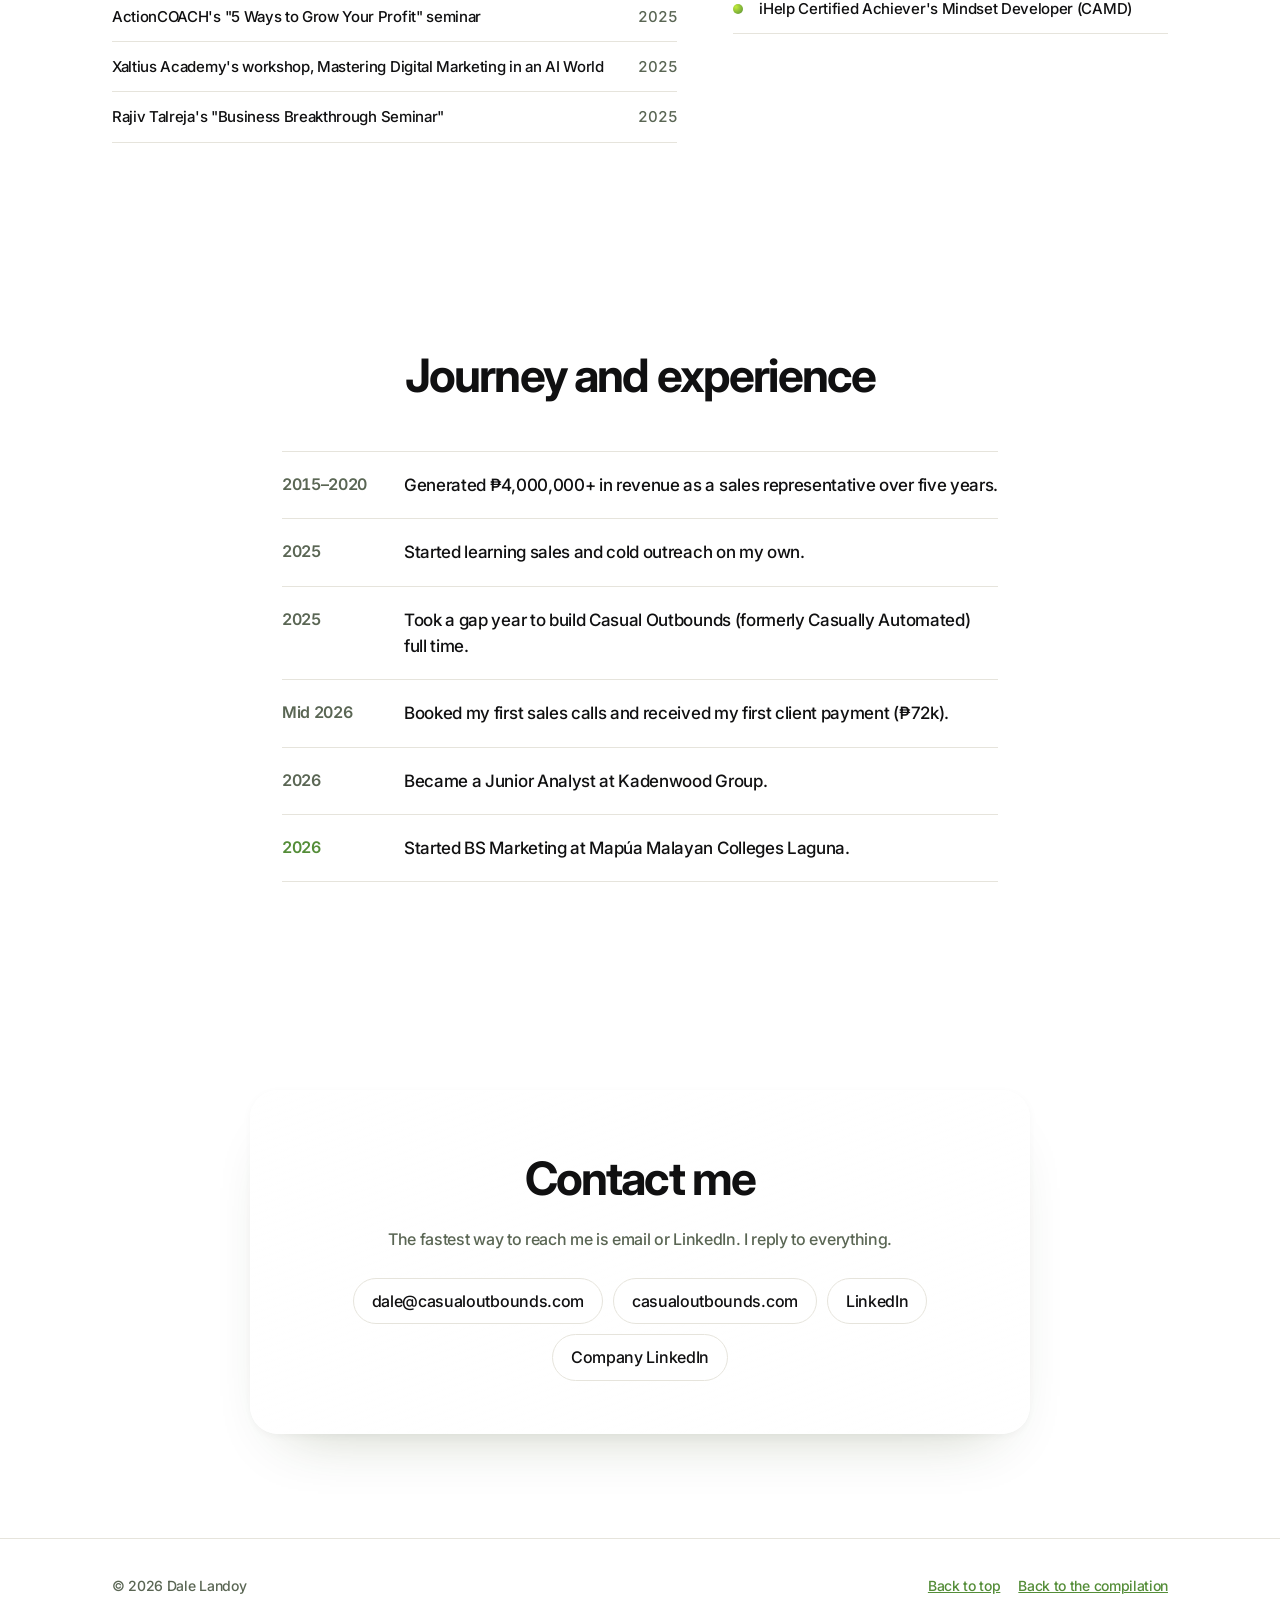
<file: portfolio/index.html>
<!DOCTYPE html>
<html lang="en">
<head>
  <meta charset="utf-8">
  <meta name="viewport" content="width=device-width, initial-scale=1">
  <title>Dale Landoy | Student Portfolio</title>
  <meta name="description" content="Personal portfolio of Dale Landoy, marketing student and founder of Casual Outbounds.">
  <link rel="preconnect" href="https://fonts.googleapis.com">
  <link rel="preconnect" href="https://fonts.gstatic.com" crossorigin>
  <link href="https://fonts.googleapis.com/css2?family=Inter:opsz,wght@14..32,400..800&amp;family=Lexend+Exa:wght@400&amp;display=swap" rel="stylesheet">
  <link href="https://api.fontshare.com/v2/css?f%5B%5D=switzer@400,500,600&amp;display=swap" rel="stylesheet">
  <link rel="stylesheet" href="../css/brand.css">
  <link rel="stylesheet" href="css/portfolio.css">
</head>
<body>

  <header class="site-header">
    <div class="container">
      <a class="wordmark" href="#home">Dale Landoy</a>
      <nav class="site-nav" aria-label="Portfolio sections">
        <ul>
          <li><a href="#about">About</a></li>
          <li><a href="#skills">Skills</a></li>
          <li><a href="#projects">Projects</a></li>
          <li><a href="#activities">Activities</a></li>
          <li><a href="#awards">Awards</a></li>
          <li><a href="#experience">Experience</a></li>
          <li><a href="#contact">Contact</a></li>
          <li><a class="nav-back" href="../index.html">← Compilation</a></li>
        </ul>
      </nav>
    </div>
  </header>

  <main>

    <section class="intro" id="home">
      <div class="container intro-grid">
        <div class="intro-text">
          <p class="eyebrow glass rise">Student Portfolio</p>
          <h1 class="rise rise-2">Marketing student and <mark>founder</mark>.</h1>
          <p class="intro-sub rise rise-3">Actively closing the gap between knowing and doing.</p>
          <a class="btn rise rise-4" href="#contact">Contact me</a>
        </div>
        <figure class="intro-photo rise rise-3">
          <img src="../images/profile.jpg" alt="Portrait of Dale Landoy smiling in front of a lime green wall" width="500" height="500">
        </figure>
      </div>
    </section>

    <section class="section" id="about">
      <div class="container two-col">
        <div>
          <h2 class="col-title">About me</h2>
          <p class="lead">Hey, I'm Dale. I'm a techno-optimist, and I see the world through an optimistic lens. I believe I'll achieve big things before I die, and I believe humanity will succeed against <a href="https://www.ibm.com/think/topics/artificial-superintelligence">ASI</a>.</p>
          <p class="lead">I hate wasting time, so I took a gap year to figure out exactly how I'm going to achieve those big things. Right now I think I have a good conceptual idea of how to succeed, just not one I've grasped viscerally yet. I suffer quite severely from <a href="https://en.wikipedia.org/wiki/Akrasia">akrasia</a>.</p>

          <article class="goal glass">
            <h3>Career goal</h3>
            <p>Reach a monthly recurring revenue of <strong>$33k/month</strong> for my agency, <a href="https://www.casualoutbounds.com">Casual Outbounds</a>, within two years.</p>
          </article>
        </div>

        <aside class="interests glass" aria-labelledby="interests-title">
          <h3 id="interests-title">Interests</h3>
          <ul class="chip-list">
            <li>B2B businesses</li>
            <li>Outbound marketing</li>
            <li>The agency model of B2B services</li>
            <li>AI and the future</li>
            <li>Thrillers, sci-fi and drama films</li>
            <li>Good anime</li>
            <li>Good TV shows (Resident Alien is my favorite)</li>
            <li>Longevity</li>
            <li>Bodybuilding</li>
            <li>The <a href="https://www.exodustravels.com/insights/5-countries-to-visit-in-the-alps">Alps</a></li>
            <li>French and Chinese</li>
            <li>Productivity and consistency</li>
          </ul>
        </aside>
      </div>
    </section>

    <section class="section" id="skills">
      <div class="container">
        <header class="section-head">
          <h2>Skills</h2>
          <p>The tools I use to build outbound systems, and the habits that keep them running.</p>
        </header>

        <div class="skill-grid">
          <article class="skill-card glass">
            <h3>Technical skills</h3>
            <ul class="chip-list">
              <li>Cold email and outbound systems</li>
              <li>ICP creation</li>
              <li>Offer creation</li>
              <li>Lead list building</li>
              <li>Workflow automation</li>
              <li>AI automation</li>
              <li>Copywriting</li>
              <li>Content creation</li>
              <li>Video editing</li>
              <li>Website building (Framer)</li>
              <li>Vibe coding</li>
              <li>Prompt engineering</li>
              <li>Context engineering</li>
            </ul>
          </article>

          <article class="skill-card glass">
            <h3>Soft skills</h3>
            <ul class="chip-list">
              <li>Bottleneck thinking</li>
              <li>Cold outreach</li>
              <li>Discovery</li>
              <li>Written persuasion</li>
              <li>Clear communication</li>
              <li>Video and call presence</li>
              <li>Negotiation</li>
              <li>Follow-through</li>
              <li>Accountability</li>
              <li>Consistency</li>
            </ul>
          </article>
        </div>
      </div>
    </section>

    <section class="section" id="projects">
      <div class="container">
        <header class="section-head">
          <h2>Projects</h2>
          <p>Two businesses I run alongside school.</p>
        </header>

        <div class="project-grid">
          <article class="project glass">
            <p class="project-label">B2B agency</p>
            <h3>Casual Outbounds</h3>
            <p>A B2B cold outbound agency I built from scratch. I handle the brand, the offer, the website and the entire system for finding prospects and booking sales calls.</p>
            <a href="https://www.casualoutbounds.com">Visit casualoutbounds.com →</a>
          </article>

          <article class="project glass">
            <p class="project-label">Short-term rental</p>
            <h3>Saraya Luxe</h3>
            <p>A short-term rental unit at Azure Urban Resort Residences. I manage the listing, guest communication and bookings.</p>
          </article>
        </div>
      </div>
    </section>

    <section class="section" id="activities">
      <div class="container two-col">
        <div>
          <h2 class="col-title">Activities and events</h2>
          <ul class="row-list">
            <li>STAGE Academy <span>2023</span></li>
            <li>Attended the Ateneo Graduate School of Business' first formal open house with resource speakers <span>2024</span></li>
            <li>Maker School <span>2025</span></li>
            <li>Spy Gala exclusive business networking event <span>2025</span></li>
            <li>Millionaire Mind Intensive <span>2025</span></li>
            <li>Tony Robbins' Time to Rise Summit <span>2025</span></li>
            <li>Held a research seminar at Makiling Integrated School <span>2025</span></li>
            <li>Asian Institute of Management's "MIBL Trial Class: Practical Insights About Working Capital Management" <span>2025</span></li>
            <li>ActionCOACH's "5 Ways to Grow Your Profit" seminar <span>2025</span></li>
            <li>Xaltius Academy's workshop, Mastering Digital Marketing in an AI World <span>2025</span></li>
            <li>Rajiv Talreja's "Business Breakthrough Seminar" <span>2025</span></li>
          </ul>
        </div>

        <div id="awards">
          <h2 class="col-title">Achievements and awards</h2>
          <ul class="row-list award-list">
            <li>Graduated 10th grade with High Honors</li>
            <li>Graduated 12th grade with High Honors</li>
            <li>RSPC English Team TV Broadcasting Champion</li>
            <li>Make.com Certified Intermediate User</li>
            <li>iHelp Certified Entrepreneurial Management Practitioner (CEMP)</li>
            <li>iHelp Certified Sales and Marketing Consultant (CSMC)</li>
            <li>iHelp Certified Customer Experience Management Consultant (CCEMC)</li>
            <li>iHelp Certified Achiever's Mindset Developer (CAMD)</li>
          </ul>
        </div>
      </div>
    </section>

    <section class="section" id="experience">
      <div class="container narrow">
        <header class="section-head">
          <h2>Journey and experience</h2>
        </header>

        <ol class="timeline">
          <li>
            <span class="when">2015–2020</span>
            <p>Generated ₱4,000,000+ in revenue as a sales representative over five years.</p>
          </li>
          <li>
            <span class="when">2025</span>
            <p>Started learning sales and cold outreach on my own.</p>
          </li>
          <li>
            <span class="when">2025</span>
            <p>Took a gap year to build Casual Outbounds (formerly Casually Automated) full time.</p>
          </li>
          <li>
            <span class="when">Mid 2026</span>
            <p>Booked my first sales calls and received my first client payment (₱72k).</p>
          </li>
          <li>
            <span class="when">2026</span>
            <p>Became a Junior Analyst at Kadenwood Group.</p>
          </li>
          <li class="now">
            <span class="when">2026</span>
            <p>Started BS Marketing at Mapúa Malayan Colleges Laguna.</p>
          </li>
        </ol>
      </div>
    </section>

    <section class="section" id="contact">
      <div class="container">
        <div class="contact glass">
          <h2>Contact me</h2>
          <p>The fastest way to reach me is email or LinkedIn. I reply to everything.</p>
          <ul class="contact-list">
            <li><a href="mailto:dale@casualoutbounds.com">dale@casualoutbounds.com</a></li>
            <li><a href="https://www.casualoutbounds.com">casualoutbounds.com</a></li>
            <li><a href="https://www.linkedin.com/in/dalelandoy/">LinkedIn</a></li>
            <li><a href="https://www.linkedin.com/company/casual-outbounds/">Company LinkedIn</a></li>
          </ul>
        </div>
      </div>
    </section>

  </main>

  <footer class="site-footer">
    <div class="container">
      <p>© 2026 Dale Landoy</p>
      <ul>
        <li><a href="#home">Back to top</a></li>
        <li><a href="../index.html">Back to the compilation</a></li>
      </ul>
    </div>
  </footer>

</body>
</html>
</file>
<file: css/brand.css>
/* Shared Casual Outbounds look, used by the compilation home page, the
   portfolio and the campaign page.

   The values come from the Casual Outbounds strategy site and LinkedIn
   content: Inter with tight letter spacing for headings, Switzer for body
   text, Lexend Exa for the wordmark only, a lime to green wash behind the
   top of the page and frosted glass cards on top of it. */

:root {
  color-scheme: light;

  --ink:   #101011;
  --body:  #2a2c28;
  --muted: #5a6654;
  --faint: #a2a89a;

  --lime:       #c3ec3a;
  --green-dark: #548d38;
  --lime-soft:  rgba(195, 236, 58, .45);

  --line: #e6e4dc;
  --card: #ffffff;

  --radius-lg: 28px;
  --radius-md: 18px;
  --page-width: 1120px;
  --gutter: clamp(16px, 4vw, 32px);

  --ease-out: cubic-bezier(.16, 1, .3, 1);
}

*,
*::before,
*::after { box-sizing: border-box; }

html {
  -webkit-text-size-adjust: 100%;
  scroll-behavior: smooth;
  scroll-padding-top: 88px;
}

body {
  margin: 0;
  min-height: 100vh;
  background-color: #fff;
  background-image: linear-gradient(
    180deg,
    #ffffff 0.5%,
    rgba(195, 236, 58, .30) 24%,
    rgba(84, 141, 56, .30) 79%,
    #ffffff 100%);
  background-repeat: no-repeat;
  background-position: 0 60px;
  background-size: 100% 1100px;
  font-family: "Switzer", "Inter", ui-sans-serif, system-ui, -apple-system, sans-serif;
  font-weight: 500;
  font-size: 16px;
  line-height: 1.55;
  letter-spacing: -0.02em;
  color: var(--body);
  -webkit-font-smoothing: antialiased;
}

/* Images never stretch: they shrink to fit and keep their shape. */
img {
  display: block;
  max-width: 100%;
  height: auto;
}

a { color: var(--green-dark); }
a:hover { color: var(--ink); }

h1, h2, h3, h4 {
  font-family: "Inter", sans-serif;
  font-variation-settings: "opsz" 32;
  color: var(--ink);
  margin: 0;
  text-wrap: balance;
}

p { margin: 0; text-wrap: pretty; }

.container {
  width: 100%;
  max-width: var(--page-width);
  margin: 0 auto;
  padding: 0 var(--gutter);
}

/* ---------- wordmark ---------- */

.wordmark {
  font-family: "Lexend Exa", sans-serif;
  font-weight: 400;
  font-size: clamp(20px, 3.4vw, 28px);
  letter-spacing: -0.17em;
  padding-right: 0.16em;
  background: radial-gradient(circle at 20% 50%, var(--lime) 0%, var(--green-dark) 90%);
  -webkit-background-clip: text;
  background-clip: text;
  color: transparent;
  white-space: nowrap;
  text-decoration: none;
}

/* ---------- top bar ---------- */

.site-header {
  position: sticky;
  top: 0;
  z-index: 10;
  background: rgba(255, 255, 255, .72);
  -webkit-backdrop-filter: blur(18px) saturate(180%);
  backdrop-filter: blur(18px) saturate(180%);
  border-bottom: 1px solid rgba(230, 228, 220, .7);
}

.site-header .container {
  display: flex;
  align-items: center;
  justify-content: space-between;
  gap: 16px;
  min-height: 68px;
}

.site-nav ul {
  display: flex;
  flex-wrap: wrap;
  gap: 4px;
  list-style: none;
  margin: 0;
  padding: 0;
}

.site-nav a {
  display: inline-block;
  padding: 8px 14px;
  border-radius: 999px;
  font-size: 15px;
  color: var(--body);
  text-decoration: none;
  transition: background .25s, color .25s;
}

.site-nav a:hover,
.site-nav a:focus-visible {
  background: var(--lime-soft);
  color: var(--ink);
}

/* ---------- buttons ---------- */

.btn {
  display: inline-block;
  background: var(--ink);
  color: #fff;
  font-size: 16px;
  font-weight: 500;
  letter-spacing: -0.02em;
  padding: 15px 30px;
  border-radius: 999px;
  text-decoration: none;
  box-shadow: 0 20px 40px -24px rgba(16, 16, 17, .55);
  transition: background .25s, transform .25s var(--ease-out);
}

.btn:hover,
.btn:focus-visible {
  background: var(--body);
  color: #fff;
  transform: translateY(-2px);
}

.btn-ghost {
  background: rgba(255, 255, 255, .6);
  color: var(--ink);
  border: 1px solid rgba(16, 16, 17, .12);
  box-shadow: none;
}

.btn-ghost:hover,
.btn-ghost:focus-visible {
  background: #fff;
  color: var(--ink);
}

/* ---------- glass card ---------- */

.glass {
  background: linear-gradient(160deg, rgba(255, 255, 255, .78) 0%, rgba(255, 255, 255, .46) 100%);
  -webkit-backdrop-filter: blur(24px) saturate(180%);
  backdrop-filter: blur(24px) saturate(180%);
  border: 1px solid rgba(255, 255, 255, .9);
  border-radius: var(--radius-lg);
  box-shadow:
    inset 0 1px 0 rgba(255, 255, 255, .95),
    0 30px 60px -38px rgba(40, 60, 10, .30),
    0 3px 10px rgba(40, 60, 10, .04);
}

/* ---------- small labels ---------- */

.eyebrow {
  display: inline-flex;
  align-items: center;
  gap: 10px;
  padding: 8px 16px 8px 12px;
  border-radius: 999px;
  font-size: 14px;
  font-weight: 600;
  color: var(--ink);
}

.eyebrow::before {
  content: "";
  width: 10px;
  height: 10px;
  border-radius: 50%;
  background: radial-gradient(circle at 30% 30%, var(--lime) 0%, var(--green-dark) 100%);
}

.tag {
  display: inline-block;
  font-size: 13px;
  font-weight: 600;
  color: var(--green-dark);
  background: var(--lime-soft);
  border-radius: 999px;
  padding: 4px 12px;
}

mark {
  color: inherit;
  padding: 0 .06em;
  background: linear-gradient(180deg, transparent 58%, rgba(195, 236, 58, .85) 58%, rgba(195, 236, 58, .85) 92%, transparent 92%);
}

/* ---------- section headings ---------- */

.section { padding: clamp(56px, 9vw, 104px) 0; }

.section-head {
  max-width: 680px;
  margin: 0 auto clamp(32px, 5vw, 52px);
  text-align: center;
}

.section-head h2 {
  font-size: clamp(30px, 5vw, 46px);
  font-weight: 700;
  letter-spacing: -0.04em;
  line-height: 1.05;
  margin-bottom: 14px;
}

.section-head p {
  font-size: clamp(16px, 2vw, 18px);
  color: var(--muted);
}

/* ---------- footer ---------- */

.site-footer {
  border-top: 1px solid var(--line);
  padding: 36px 0 44px;
  font-size: 14px;
  color: var(--muted);
}

.site-footer .container {
  display: flex;
  flex-wrap: wrap;
  align-items: center;
  justify-content: space-between;
  gap: 16px 32px;
}

.site-footer ul {
  display: flex;
  flex-wrap: wrap;
  gap: 6px 18px;
  list-style: none;
  margin: 0;
  padding: 0;
}

/* ---------- entrance motion ----------
   Things rise a short way and sharpen out of a light blur, the same way they
   do on the Casual Outbounds site. CSS only, so nothing depends on
   JavaScript, and nothing moves for people who ask for reduced motion. */

@keyframes rise {
  from { opacity: 0; transform: translateY(18px); filter: blur(8px); }
  to   { opacity: 1; transform: none; filter: none; }
}

.rise { animation: rise 1s var(--ease-out) both; }
.rise-2 { animation-delay: .08s; }
.rise-3 { animation-delay: .16s; }
.rise-4 { animation-delay: .24s; }

@media (prefers-reduced-motion: reduce) {
  html { scroll-behavior: auto; }
  .rise { animation: none; }
  .btn, .site-nav a { transition: none; }
}

/* ---------- small screens ---------- */

@media (max-width: 640px) {
  /* The nav wraps onto two or three lines here, so the header scrolls away
     with the page instead of covering a third of a phone screen. */
  .site-header { position: relative; }

  .site-header .container {
    flex-direction: column;
    align-items: flex-start;
    gap: 6px;
    padding-top: 12px;
    padding-bottom: 10px;
  }

  .site-nav a { padding: 6px 10px; font-size: 14px; }
  .site-nav { margin-left: -10px; }

  html { scroll-padding-top: 16px; }

  .site-footer .container {
    flex-direction: column;
    align-items: flex-start;
  }
}
</file>
<file: css/style.css>
/* Compilation home page. Shared tokens and components live in brand.css. */

/* ---------- hero ---------- */

.hero {
  padding: clamp(72px, 14vw, 150px) 0 clamp(40px, 8vw, 80px);
  text-align: center;
}

.hero .eyebrow { margin-bottom: 28px; }

.hero h1 {
  font-size: clamp(42px, 8.6vw, 92px);
  font-weight: 600;
  letter-spacing: -0.05em;
  line-height: 1;
  max-width: 900px;
  margin: 0 auto 22px;
}

.hero-sub {
  max-width: 620px;
  margin: 0 auto;
  font-size: clamp(17px, 2.2vw, 20px);
  line-height: 1.45;
  color: var(--muted);
}

.hero-actions {
  display: flex;
  flex-wrap: wrap;
  justify-content: center;
  gap: 12px;
  margin-top: 36px;
}

/* ---------- project cards ---------- */

.card-grid {
  display: grid;
  grid-template-columns: repeat(3, minmax(0, 1fr));
  gap: 24px;
}

.project-card {
  display: flex;
  flex-direction: column;
  overflow: hidden;
  transition: transform .4s var(--ease-out), box-shadow .4s var(--ease-out);
}

.project-card:hover {
  transform: translateY(-4px);
  box-shadow:
    inset 0 1px 0 rgba(255, 255, 255, .95),
    0 40px 70px -40px rgba(40, 60, 10, .45);
}

.project-shot {
  display: block;
  margin: 10px 10px 0;
  border-radius: var(--radius-md);
  overflow: hidden;
  border: 1px solid var(--line);
  background: #f4f6ee;
}

.project-shot img {
  width: 100%;
  aspect-ratio: 16 / 10;
  object-fit: cover;
  object-position: top;
  transition: transform .6s var(--ease-out);
}

.project-card:hover .project-shot img { transform: scale(1.03); }

.project-body {
  display: flex;
  flex-direction: column;
  flex: 1;
  padding: 22px 24px 26px;
}

.project-num {
  font-size: 14px;
  font-weight: 600;
  color: var(--green-dark);
  margin-bottom: 6px;
}

.project-body h3 {
  font-size: 24px;
  font-weight: 600;
  letter-spacing: -0.035em;
  line-height: 1.1;
  margin-bottom: 10px;
}

.project-body > p:not(.project-num) {
  font-size: 15px;
  color: var(--body);
  margin-bottom: 16px;
}

.tech-list {
  display: flex;
  flex-wrap: wrap;
  gap: 6px;
  list-style: none;
  margin: 0 0 22px;
  padding: 0;
}

.project-link {
  margin-top: auto;
  align-self: flex-start;
  padding: 12px 24px;
  font-size: 15px;
}

/* ---------- about ---------- */

.about { padding-top: 0; }

.about-grid {
  display: grid;
  grid-template-columns: minmax(0, 340px) minmax(0, 1fr);
  gap: clamp(28px, 5vw, 64px);
  align-items: center;
}

.about-photo { margin: 0; }

.about-photo img {
  width: 100%;
  aspect-ratio: 1;
  object-fit: cover;
  border-radius: var(--radius-lg);
  box-shadow: 0 40px 70px -40px rgba(40, 60, 10, .55);
}

.about-text h2 {
  font-size: clamp(30px, 5vw, 46px);
  font-weight: 700;
  letter-spacing: -0.04em;
  line-height: 1.05;
  margin-bottom: 16px;
}

.about-text > p {
  font-size: 17px;
  color: var(--body);
  margin-bottom: 28px;
}

.about-text h3 {
  font-size: 20px;
  font-weight: 600;
  letter-spacing: -0.03em;
  margin-bottom: 12px;
}

.learned-list {
  list-style: none;
  margin: 0;
  padding: 0;
  border-top: 1px solid var(--line);
}

.learned-list li {
  padding: 14px 0;
  border-bottom: 1px solid var(--line);
  font-size: 15px;
}

.learned-list strong { color: var(--ink); font-weight: 600; }

/* ---------- tablet ---------- */

@media (max-width: 960px) {
  .card-grid { grid-template-columns: repeat(2, minmax(0, 1fr)); }
  .card-grid > :last-child { grid-column: 1 / -1; max-width: calc(50% - 12px); justify-self: center; }
}

/* ---------- phone ---------- */

@media (max-width: 680px) {
  .card-grid { grid-template-columns: 1fr; gap: 18px; }
  .card-grid > :last-child { max-width: none; }

  .about-grid { grid-template-columns: 1fr; }
  .about-photo { max-width: 240px; }
}
</file>
<file: campaign/css/campaign.css>
/* Activity 3, responsive marketing campaign. Shared tokens and components
   live in ../../css/brand.css.

   Built mobile-aware from the start: every grid here collapses through three
   breakpoints (desktop above 960px, tablet 600 to 960px, phone below 600px),
   images scale with max-width and aspect-ratio so they never distort, and
   nothing is wider than its container, so the page never scrolls sideways. */

.nav-back { color: var(--muted) !important; }

/* ---------- hero ---------- */

.hero { padding: clamp(56px, 10vw, 120px) 0 clamp(32px, 6vw, 64px); }

.hero-grid {
  display: grid;
  grid-template-columns: minmax(0, 1.3fr) minmax(0, 1fr);
  gap: clamp(32px, 6vw, 72px);
  align-items: center;
}

.hero .eyebrow { margin-bottom: 24px; }

.hero h1 {
  font-size: clamp(40px, 7vw, 84px);
  font-weight: 600;
  letter-spacing: -0.05em;
  line-height: 1;
  margin-bottom: 20px;
}

.hero-sub {
  font-size: clamp(17px, 2.2vw, 20px);
  line-height: 1.45;
  color: var(--muted);
  max-width: 540px;
}

.hero-actions {
  display: flex;
  flex-wrap: wrap;
  gap: 12px;
  margin-top: 32px;
}

/* ---------- example inbox card ---------- */

.inbox { padding: 22px; }

.inbox-label {
  font-size: 13px;
  font-weight: 600;
  color: var(--muted);
  margin-bottom: 12px;
}

.email {
  display: flex;
  gap: 14px;
  padding: 18px;
  border-radius: var(--radius-md);
  background: rgba(255, 255, 255, .85);
  border: 1px solid rgba(84, 141, 56, .2);
  color: var(--ink);
}

.email p + p { margin-top: 8px; }
.email .sign { color: var(--muted); }

.avatar {
  flex: none;
  width: 40px;
  height: 40px;
  border-radius: 50%;
  background: linear-gradient(135deg, var(--lime), var(--green-dark));
}

.search {
  display: flex;
  align-items: center;
  gap: 10px;
  margin: 14px 0;
  padding: 12px 18px;
  border-radius: 999px;
  background: #fff;
  border: 1px solid var(--line);
  color: var(--muted);
}

.search-icon {
  width: 14px;
  height: 14px;
  border: 2px solid var(--muted);
  border-radius: 50%;
  position: relative;
}

.search-icon::after {
  content: "";
  position: absolute;
  width: 6px;
  height: 2px;
  background: var(--muted);
  right: -6px;
  bottom: -3px;
  transform: rotate(45deg);
}

.reply { text-align: right; }

.reply span {
  display: inline-block;
  padding: 10px 16px;
  border-radius: 18px 18px 4px 18px;
  background: var(--ink);
  color: #fff;
}

/* ---------- steps ---------- */

.steps {
  display: grid;
  grid-template-columns: repeat(3, minmax(0, 1fr));
  gap: 20px;
  list-style: none;
  margin: 0;
  padding: 0;
}

.step { padding: 26px; }

.step-num {
  display: block;
  font-size: 15px;
  font-weight: 600;
  color: var(--green-dark);
  margin-bottom: 14px;
}

.step h3 {
  font-size: 22px;
  font-weight: 600;
  letter-spacing: -0.035em;
  line-height: 1.12;
  margin-bottom: 10px;
}

.step-bad .step-num { color: var(--muted); }
.step-bad h3 { color: var(--body); }

/* ---------- checklist ---------- */

.checklist-section { background: rgba(255, 255, 255, .55); }

.checklist-grid {
  display: grid;
  grid-template-columns: minmax(0, 1fr) minmax(0, 1.15fr);
  gap: clamp(32px, 6vw, 72px);
  align-items: start;
}

.checklist-intro h2 {
  font-size: clamp(32px, 5vw, 52px);
  font-weight: 700;
  letter-spacing: -0.045em;
  line-height: 1.04;
  margin-bottom: 16px;
}

.checklist-intro > p {
  font-size: 17px;
  color: var(--muted);
  margin-bottom: 28px;
}

.phone-shot {
  margin: 0;
  max-width: 300px;
  padding: 10px;
  border-radius: 34px;
  background: var(--ink);
  box-shadow: 0 40px 70px -40px rgba(16, 16, 17, .6);
}

.phone-shot img {
  width: 100%;
  aspect-ratio: 4 / 5;
  object-fit: cover;
  border-radius: 26px;
}

.checklist {
  list-style: none;
  margin: 0;
  padding: 0;
  counter-reset: item;
}

.checklist li {
  position: relative;
  padding: 24px 0 24px 64px;
  border-top: 1px solid var(--line);
  counter-increment: item;
}

.checklist li:last-child { border-bottom: 1px solid var(--line); }

.checklist li::before {
  content: counter(item, decimal-leading-zero);
  position: absolute;
  left: 0;
  top: 22px;
  display: grid;
  place-items: center;
  width: 42px;
  height: 42px;
  border-radius: 50%;
  background: var(--lime);
  color: var(--ink);
  font-size: 14px;
  font-weight: 700;
}

.checklist h3 {
  font-size: 21px;
  font-weight: 600;
  letter-spacing: -0.03em;
  margin-bottom: 6px;
}

.checklist strong { color: var(--ink); font-weight: 600; }

/* ---------- assets ---------- */

.asset-grid {
  display: grid;
  grid-template-columns: repeat(5, minmax(0, 1fr));
  gap: 16px;
  list-style: none;
  margin: 0 0 32px;
  padding: 0;
}

.asset-grid img {
  width: 100%;
  aspect-ratio: 4 / 5;
  object-fit: cover;
  border-radius: var(--radius-md);
  border: 1px solid var(--line);
  box-shadow: 0 24px 40px -30px rgba(40, 60, 10, .45);
}

.plan {
  display: grid;
  grid-template-columns: repeat(4, minmax(0, 1fr));
  gap: 0;
  margin: 0;
  padding: 8px;
}

.plan div { padding: 18px 20px; }
.plan div + div { border-left: 1px solid var(--line); }

.plan dt {
  font-size: 13px;
  font-weight: 600;
  color: var(--green-dark);
  margin-bottom: 6px;
}

.plan dd { margin: 0; color: var(--ink); font-size: 15px; }

/* ---------- close ---------- */

.close {
  max-width: 820px;
  margin: 0 auto;
  padding: clamp(32px, 6vw, 60px);
  text-align: center;
}

.close h2 {
  font-size: clamp(30px, 5vw, 48px);
  font-weight: 700;
  letter-spacing: -0.045em;
  line-height: 1.05;
  margin-bottom: 14px;
}

.close p { color: var(--muted); max-width: 560px; margin: 0 auto; }
.close .hero-actions { justify-content: center; }

/* ---------- tablet: 600px to 960px ---------- */

@media (max-width: 960px) {
  .hero-grid { grid-template-columns: 1fr; }
  .inbox { max-width: 520px; }

  .steps { grid-template-columns: 1fr; }
  .step {
    display: grid;
    grid-template-columns: 56px 1fr;
    column-gap: 8px;
  }
  .step-num { grid-row: span 2; margin: 4px 0 0; }

  .checklist-grid { grid-template-columns: 1fr; }
  .phone-shot { display: none; }

  .asset-grid { grid-template-columns: repeat(3, minmax(0, 1fr)); }

  .plan { grid-template-columns: repeat(2, minmax(0, 1fr)); }
  .plan div + div { border-left: none; }
  .plan div:nth-child(even) { border-left: 1px solid var(--line); }
  .plan div:nth-child(n + 3) { border-top: 1px solid var(--line); }
}

/* ---------- phone: below 600px ---------- */

@media (max-width: 600px) {
  .hero-actions .btn { flex: 1 1 100%; text-align: center; }

  .step { grid-template-columns: 1fr; }
  .step-num { grid-row: auto; margin-bottom: 10px; }

  .checklist li { padding-left: 56px; }
  .checklist li::before { width: 38px; height: 38px; }

  .asset-grid { grid-template-columns: repeat(2, minmax(0, 1fr)); gap: 10px; }
  .asset-grid li:first-child { grid-column: 1 / -1; }
  .asset-grid li:first-child img { aspect-ratio: 4 / 3; object-position: center 45%; }

  .plan { grid-template-columns: 1fr; }
  .plan div:nth-child(even) { border-left: none; }
  .plan div + div { border-top: 1px solid var(--line); }
}
</file>
<file: marketplace/css/marketplace.css>
/* Activity 2, The Extraordinary Brand marketplace.
   The brand keeps its own orange and yellow sale look, now on a warm cream
   base with rounded cards and a grid that reflows for each screen size. */

:root {
  --orange:      #ee4d2d;
  --orange-dark: #c93a1e;
  --yellow:      #ffe14d;
  --cream:       #fff8f3;
  --ink:         #1c1a19;
  --text:        #3d3835;
  --muted:       #7a706a;
  --line:        #f0e4dc;
  --white:       #ffffff;

  --radius: 18px;
  --page-width: 1180px;
  --gutter: clamp(16px, 4vw, 32px);
}

*,
*::before,
*::after { box-sizing: border-box; }

html {
  -webkit-text-size-adjust: 100%;
  scroll-behavior: smooth;
  scroll-padding-top: 80px;
}

body {
  margin: 0;
  font-family: "Inter", ui-sans-serif, system-ui, sans-serif;
  font-size: 16px;
  line-height: 1.55;
  color: var(--text);
  background: var(--cream);
}

img {
  display: block;
  max-width: 100%;
  height: auto;
}

h1, h2, h3 { color: var(--ink); margin: 0; letter-spacing: -0.03em; text-wrap: balance; }
p { margin: 0; }
a { color: var(--orange); }

.container {
  width: 100%;
  max-width: var(--page-width);
  margin: 0 auto;
  padding: 0 var(--gutter);
}

/* ---------- banner and header ---------- */

.banner {
  background: var(--yellow);
  color: var(--ink);
  text-align: center;
  font-size: 14px;
  padding: 9px var(--gutter);
}

.site-header {
  position: sticky;
  top: 0;
  z-index: 10;
  background: var(--orange);
}

.header-row {
  display: flex;
  align-items: center;
  justify-content: space-between;
  gap: 16px;
  min-height: 64px;
}

.brand {
  font-size: 20px;
  font-weight: 800;
  letter-spacing: -0.04em;
  color: var(--white);
  text-decoration: none;
}

.nav-list {
  display: flex;
  flex-wrap: wrap;
  gap: 4px;
  list-style: none;
  margin: 0;
  padding: 0;
}

.nav-list a {
  display: inline-block;
  padding: 8px 12px;
  border-radius: 999px;
  color: var(--white);
  font-size: 15px;
  font-weight: 500;
  text-decoration: none;
}

.nav-list a:hover,
.nav-list a:focus-visible { background: rgba(255, 255, 255, .18); color: var(--yellow); }

.nav-back { opacity: .85; }

/* ---------- buttons ---------- */

.btn {
  display: inline-block;
  background: var(--orange);
  color: var(--white);
  font-weight: 600;
  padding: 14px 26px;
  border-radius: 999px;
  text-decoration: none;
  text-align: center;
  transition: background .2s, transform .2s;
}

.btn:hover,
.btn:focus-visible { background: var(--orange-dark); color: var(--white); transform: translateY(-1px); }

.btn-outline {
  background: transparent;
  color: var(--orange);
  border: 2px solid var(--orange);
  padding: 12px 24px;
}

.btn-outline:hover,
.btn-outline:focus-visible { background: var(--orange); }

.btn-block { display: block; width: 100%; padding: 11px 16px; font-size: 15px; }

/* ---------- hero ---------- */

.hero {
  padding: clamp(40px, 8vw, 88px) 0;
  background: linear-gradient(180deg, #fff1e8 0%, var(--cream) 100%);
}

.hero-grid {
  display: grid;
  grid-template-columns: minmax(0, 1.25fr) minmax(0, 1fr);
  gap: clamp(28px, 6vw, 72px);
  align-items: center;
}

.hero-kicker {
  display: inline-block;
  font-size: 14px;
  font-weight: 700;
  color: var(--orange);
  background: rgba(238, 77, 45, .1);
  padding: 6px 14px;
  border-radius: 999px;
  margin-bottom: 18px;
}

.hero h1 {
  font-size: clamp(34px, 5.6vw, 60px);
  font-weight: 800;
  letter-spacing: -0.045em;
  line-height: 1.04;
  margin-bottom: 18px;
}

.hero-sub {
  font-size: clamp(16px, 2vw, 19px);
  color: var(--muted);
  max-width: 560px;
  margin-bottom: 28px;
}

.hero-actions { display: flex; flex-wrap: wrap; gap: 12px; }

.hero-image {
  margin: 0;
  background: var(--white);
  border-radius: 28px;
  padding: 14px;
  box-shadow: 0 30px 60px -30px rgba(201, 58, 30, .35);
}

.hero-image img {
  width: 100%;
  aspect-ratio: 1;
  object-fit: cover;
  border-radius: 20px;
}

.hero-image figcaption {
  display: flex;
  flex-wrap: wrap;
  align-items: center;
  gap: 8px;
  padding: 14px 6px 4px;
  font-weight: 700;
  color: var(--orange);
}

.hero-image figcaption strong { color: var(--ink); margin-right: auto; }

.hero-image figcaption span {
  background: var(--yellow);
  color: var(--ink);
  font-size: 13px;
  padding: 3px 10px;
  border-radius: 999px;
}

/* ---------- sections ---------- */

.section { padding: clamp(48px, 8vw, 88px) 0; }

.section-head {
  max-width: 640px;
  margin: 0 auto clamp(28px, 5vw, 44px);
  text-align: center;
}

.section-head h2 {
  font-size: clamp(28px, 4.4vw, 42px);
  font-weight: 800;
  margin-bottom: 10px;
}

.section-head p { color: var(--muted); }

/* ---------- benefits ---------- */

.benefit-grid {
  display: grid;
  grid-template-columns: repeat(4, minmax(0, 1fr));
  gap: 18px;
  list-style: none;
  margin: 0;
  padding: 0;
}

.benefit {
  background: var(--white);
  border: 1px solid var(--line);
  border-radius: var(--radius);
  padding: 24px;
}

.benefit-icon {
  display: grid;
  place-items: center;
  width: 40px;
  height: 40px;
  border-radius: 12px;
  background: var(--orange);
  color: var(--white);
  font-weight: 800;
  margin-bottom: 16px;
}

.benefit h3 { font-size: 18px; margin-bottom: 8px; }
.benefit p { font-size: 15px; color: var(--muted); }

/* ---------- products ---------- */

.products { background: var(--white); }

.product-grid {
  display: grid;
  grid-template-columns: repeat(5, minmax(0, 1fr));
  gap: 18px;
}

.product {
  position: relative;
  display: flex;
  flex-direction: column;
  background: var(--cream);
  border: 1px solid var(--line);
  border-radius: var(--radius);
  overflow: hidden;
  transition: box-shadow .25s, transform .25s;
}

.product:hover {
  transform: translateY(-3px);
  box-shadow: 0 24px 40px -28px rgba(201, 58, 30, .5);
}

.product img {
  width: 100%;
  aspect-ratio: 1;
  object-fit: cover;
}

.badge {
  position: absolute;
  top: 12px;
  left: 12px;
  z-index: 1;
  background: var(--yellow);
  color: var(--ink);
  font-size: 13px;
  font-weight: 800;
  padding: 4px 10px;
  border-radius: 999px;
}

.product-body {
  display: flex;
  flex-direction: column;
  flex: 1;
  padding: 16px;
}

.product h3 { font-size: 17px; margin-bottom: 4px; }
.desc { font-size: 14px; color: var(--muted); margin-bottom: 10px; }

.price {
  margin-top: auto;
  margin-bottom: 14px;
  font-size: 22px;
  color: var(--orange);
}

.price del { font-size: 14px; color: var(--muted); margin-right: 4px; }

.product-best { border: 2px solid var(--orange); }

/* ---------- footer ---------- */

.site-footer {
  background: var(--ink);
  color: #d8d0ca;
  padding: 48px 0 28px;
  font-size: 15px;
}

.footer-grid {
  display: grid;
  grid-template-columns: 1.4fr 1fr 1fr;
  gap: 32px;
}

.footer-brand { font-size: 20px; margin-bottom: 8px; }

.footer-title {
  font-size: 14px;
  text-transform: uppercase;
  letter-spacing: .08em;
  color: var(--white);
  margin-bottom: 12px;
}

.footer-list { list-style: none; margin: 0; padding: 0; }
.footer-list li { margin-bottom: 6px; }
.footer-list a { color: #ffb19f; word-break: break-word; }
.footer-list a:hover { color: var(--yellow); }

.copyright {
  margin-top: 36px;
  padding-top: 20px;
  border-top: 1px solid rgba(255, 255, 255, .12);
  font-size: 13px;
  color: #a39890;
}

/* ---------- laptop ---------- */

@media (max-width: 1080px) {
  .product-grid { grid-template-columns: repeat(3, minmax(0, 1fr)); }
}

/* ---------- tablet ---------- */

@media (max-width: 860px) {
  .benefit-grid { grid-template-columns: repeat(2, minmax(0, 1fr)); }
  .hero-grid { grid-template-columns: 1fr; }
  .hero-image { max-width: 420px; }
  .footer-grid { grid-template-columns: 1fr 1fr; }
  .footer-grid > :first-child { grid-column: 1 / -1; }
}

/* ---------- phone ---------- */

@media (max-width: 600px) {
  .site-header { position: relative; }
  .header-row { flex-direction: column; align-items: flex-start; gap: 4px; padding-top: 10px; padding-bottom: 8px; }
  .nav-list { margin-left: -12px; }
  .nav-list a { padding: 6px 10px; font-size: 14px; }
  html { scroll-padding-top: 16px; }

  .benefit-grid { grid-template-columns: 1fr; }
  .product-grid { grid-template-columns: repeat(2, minmax(0, 1fr)); gap: 12px; }
  .product-body { padding: 12px; }
  .price { font-size: 19px; }
  .footer-grid { grid-template-columns: 1fr; }
}
</file>
<file: portfolio/css/portfolio.css>
/* Activity 1, personal portfolio. Shared tokens and components live in
   ../../css/brand.css. */

.nav-back { color: var(--muted) !important; }

/* ---------- intro ---------- */

.intro { padding: clamp(56px, 10vw, 120px) 0 clamp(24px, 5vw, 48px); }

.intro-grid {
  display: grid;
  grid-template-columns: minmax(0, 1.4fr) minmax(0, 1fr);
  gap: clamp(32px, 6vw, 72px);
  align-items: center;
}

.intro .eyebrow { margin-bottom: 24px; }

.intro h1 {
  font-size: clamp(40px, 7.4vw, 80px);
  font-weight: 600;
  letter-spacing: -0.05em;
  line-height: 1;
  margin-bottom: 20px;
}

.intro-sub {
  font-size: clamp(17px, 2.2vw, 20px);
  color: var(--muted);
  margin-bottom: 32px;
}

.intro-photo { margin: 0; }

.intro-photo img {
  width: 100%;
  max-width: 420px;
  aspect-ratio: 1;
  object-fit: cover;
  border-radius: 36px;
  margin-left: auto;
  box-shadow: 0 50px 80px -44px rgba(40, 60, 10, .6);
}

/* ---------- shared column layout ---------- */

.two-col {
  display: grid;
  grid-template-columns: minmax(0, 1.3fr) minmax(0, 1fr);
  gap: clamp(28px, 5vw, 56px);
  align-items: start;
}

.col-title {
  font-size: clamp(28px, 4.4vw, 40px);
  font-weight: 700;
  letter-spacing: -0.04em;
  line-height: 1.05;
  margin-bottom: 20px;
}

.lead {
  font-size: 17px;
  margin-bottom: 16px;
}

.narrow { max-width: 780px; }

/* ---------- cards ---------- */

.goal {
  margin-top: 28px;
  padding: 24px 26px;
}

.goal h3,
.interests h3,
.skill-card h3 {
  font-size: 20px;
  font-weight: 600;
  letter-spacing: -0.03em;
  margin-bottom: 12px;
}

.interests,
.skill-card { padding: 26px; }

.chip-list {
  display: flex;
  flex-wrap: wrap;
  gap: 8px;
  list-style: none;
  margin: 0;
  padding: 0;
}

.chip-list li {
  font-size: 14px;
  padding: 6px 13px;
  border-radius: 999px;
  background: rgba(255, 255, 255, .7);
  border: 1px solid var(--line);
  color: var(--ink);
}

.skill-grid,
.project-grid {
  display: grid;
  grid-template-columns: repeat(2, minmax(0, 1fr));
  gap: 22px;
}

.project { padding: 28px; }

.project-label {
  font-size: 14px;
  font-weight: 600;
  color: var(--green-dark);
  margin-bottom: 6px;
}

.project h3 {
  font-size: 26px;
  font-weight: 600;
  letter-spacing: -0.04em;
  margin-bottom: 10px;
}

.project p:not(.project-label) { margin-bottom: 14px; }

/* ---------- lists ---------- */

.row-list {
  list-style: none;
  margin: 0;
  padding: 0;
  border-top: 1px solid var(--line);
}

.row-list li {
  display: flex;
  justify-content: space-between;
  gap: 16px;
  padding: 13px 0;
  border-bottom: 1px solid var(--line);
  font-size: 15px;
  color: var(--ink);
}

.row-list span {
  flex: none;
  color: var(--muted);
  font-variant-numeric: tabular-nums;
}

.award-list li::before {
  content: "";
  flex: none;
  width: 10px;
  height: 10px;
  margin-top: 7px;
  border-radius: 50%;
  background: radial-gradient(circle at 30% 30%, var(--lime) 0%, var(--green-dark) 100%);
}

.award-list li { justify-content: flex-start; }

/* ---------- timeline ---------- */

.timeline {
  list-style: none;
  margin: 0;
  padding: 0;
}

.timeline li {
  display: grid;
  grid-template-columns: 110px 1fr;
  gap: 12px;
  padding: 20px 0;
  border-top: 1px solid var(--line);
}

.timeline li:last-child { border-bottom: 1px solid var(--line); }

.when {
  font-weight: 600;
  color: var(--muted);
  font-variant-numeric: tabular-nums;
}

.timeline .now .when { color: var(--green-dark); }
.timeline p { color: var(--ink); font-size: 17px; }

/* ---------- contact ---------- */

.contact {
  max-width: 780px;
  margin: 0 auto;
  padding: clamp(28px, 5vw, 52px);
  text-align: center;
}

.contact h2 {
  font-size: clamp(30px, 5vw, 46px);
  font-weight: 700;
  letter-spacing: -0.04em;
  margin-bottom: 12px;
}

.contact > p {
  color: var(--muted);
  margin-bottom: 26px;
}

.contact-list {
  display: flex;
  flex-wrap: wrap;
  justify-content: center;
  gap: 10px;
  list-style: none;
  margin: 0;
  padding: 0;
}

.contact-list a {
  display: inline-block;
  padding: 10px 18px;
  border-radius: 999px;
  background: #fff;
  border: 1px solid var(--line);
  color: var(--ink);
  text-decoration: none;
  word-break: break-word;
}

.contact-list a:hover { background: var(--lime-soft); }

/* ---------- tablet ---------- */

@media (max-width: 900px) {
  .two-col { grid-template-columns: 1fr; }
}

/* ---------- phone ---------- */

@media (max-width: 680px) {
  .intro-grid { grid-template-columns: 1fr; }
  .intro-photo { order: -1; }
  .intro-photo img { max-width: 200px; margin-left: 0; border-radius: 28px; }

  .skill-grid,
  .project-grid { grid-template-columns: 1fr; }

  .timeline li { grid-template-columns: 1fr; gap: 2px; }
  .row-list li { flex-direction: column; gap: 2px; }
  .award-list li { flex-direction: row; gap: 12px; }
}
</file>
